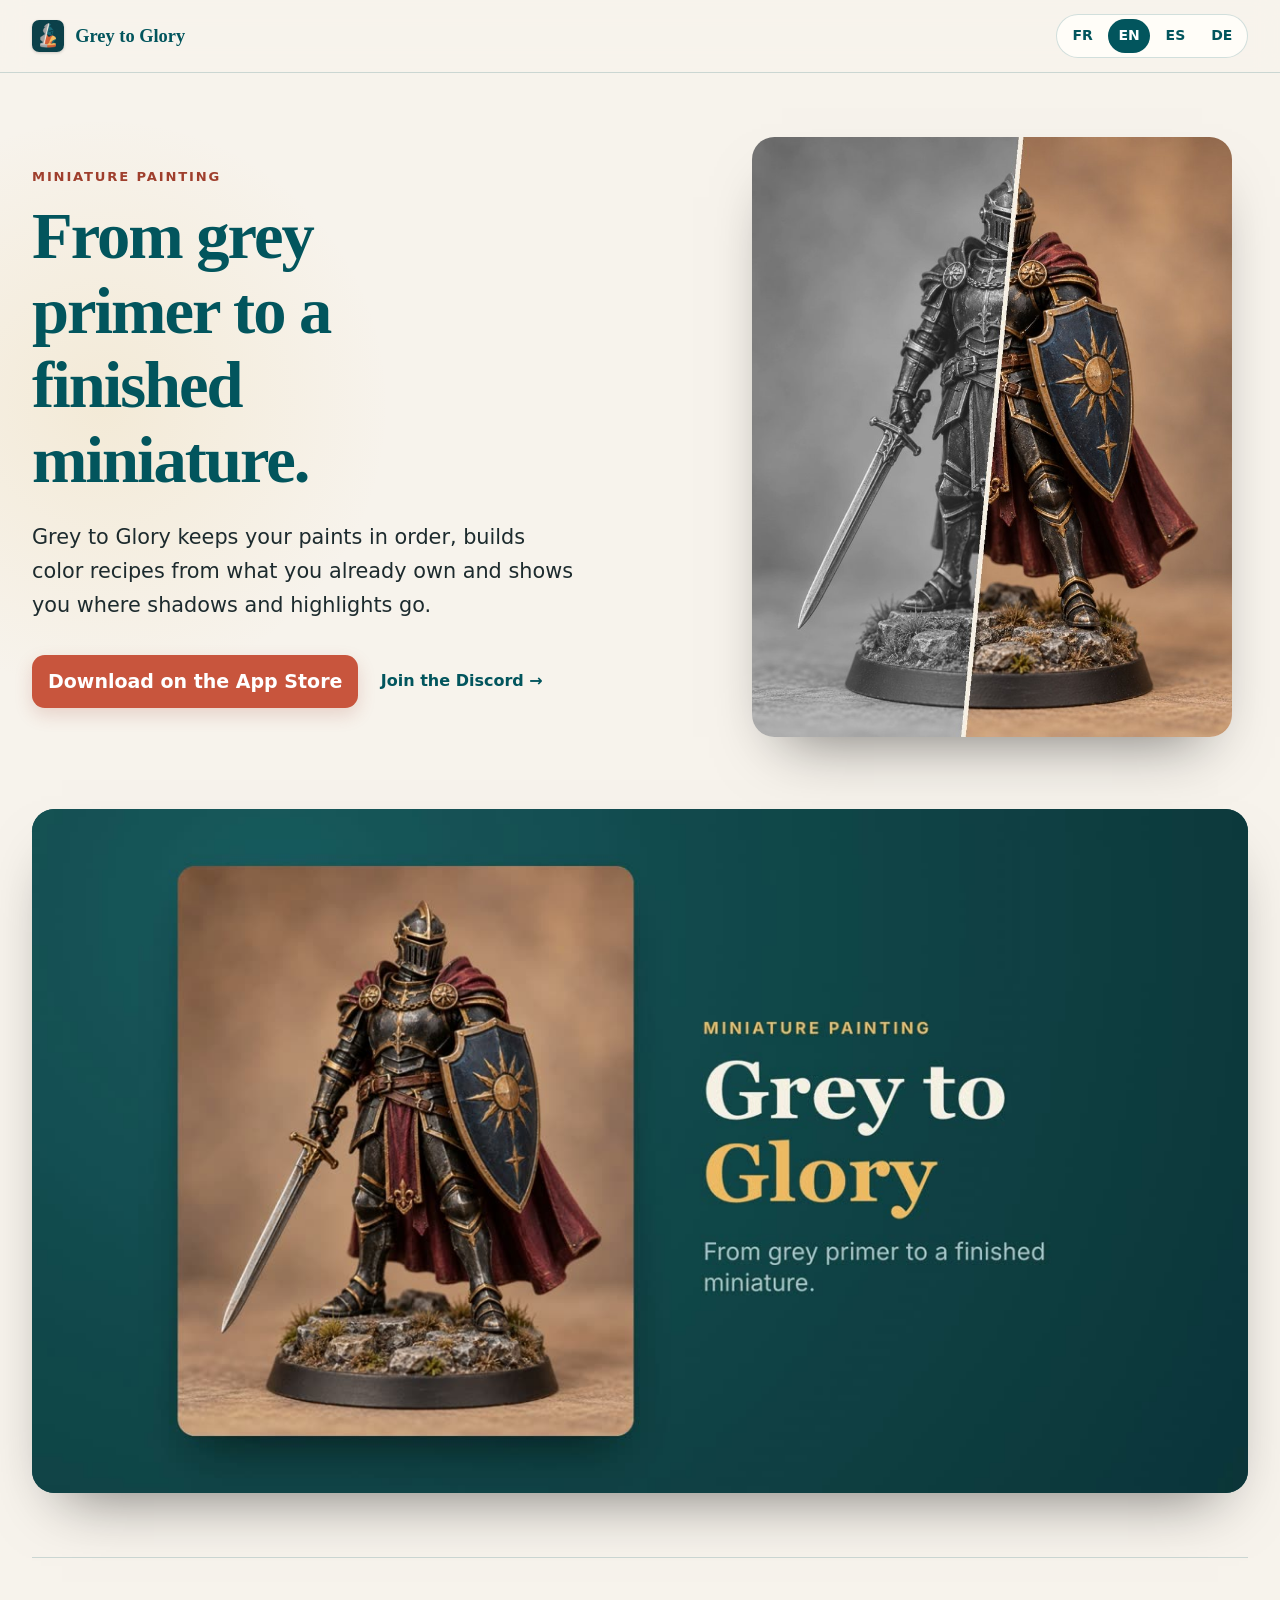
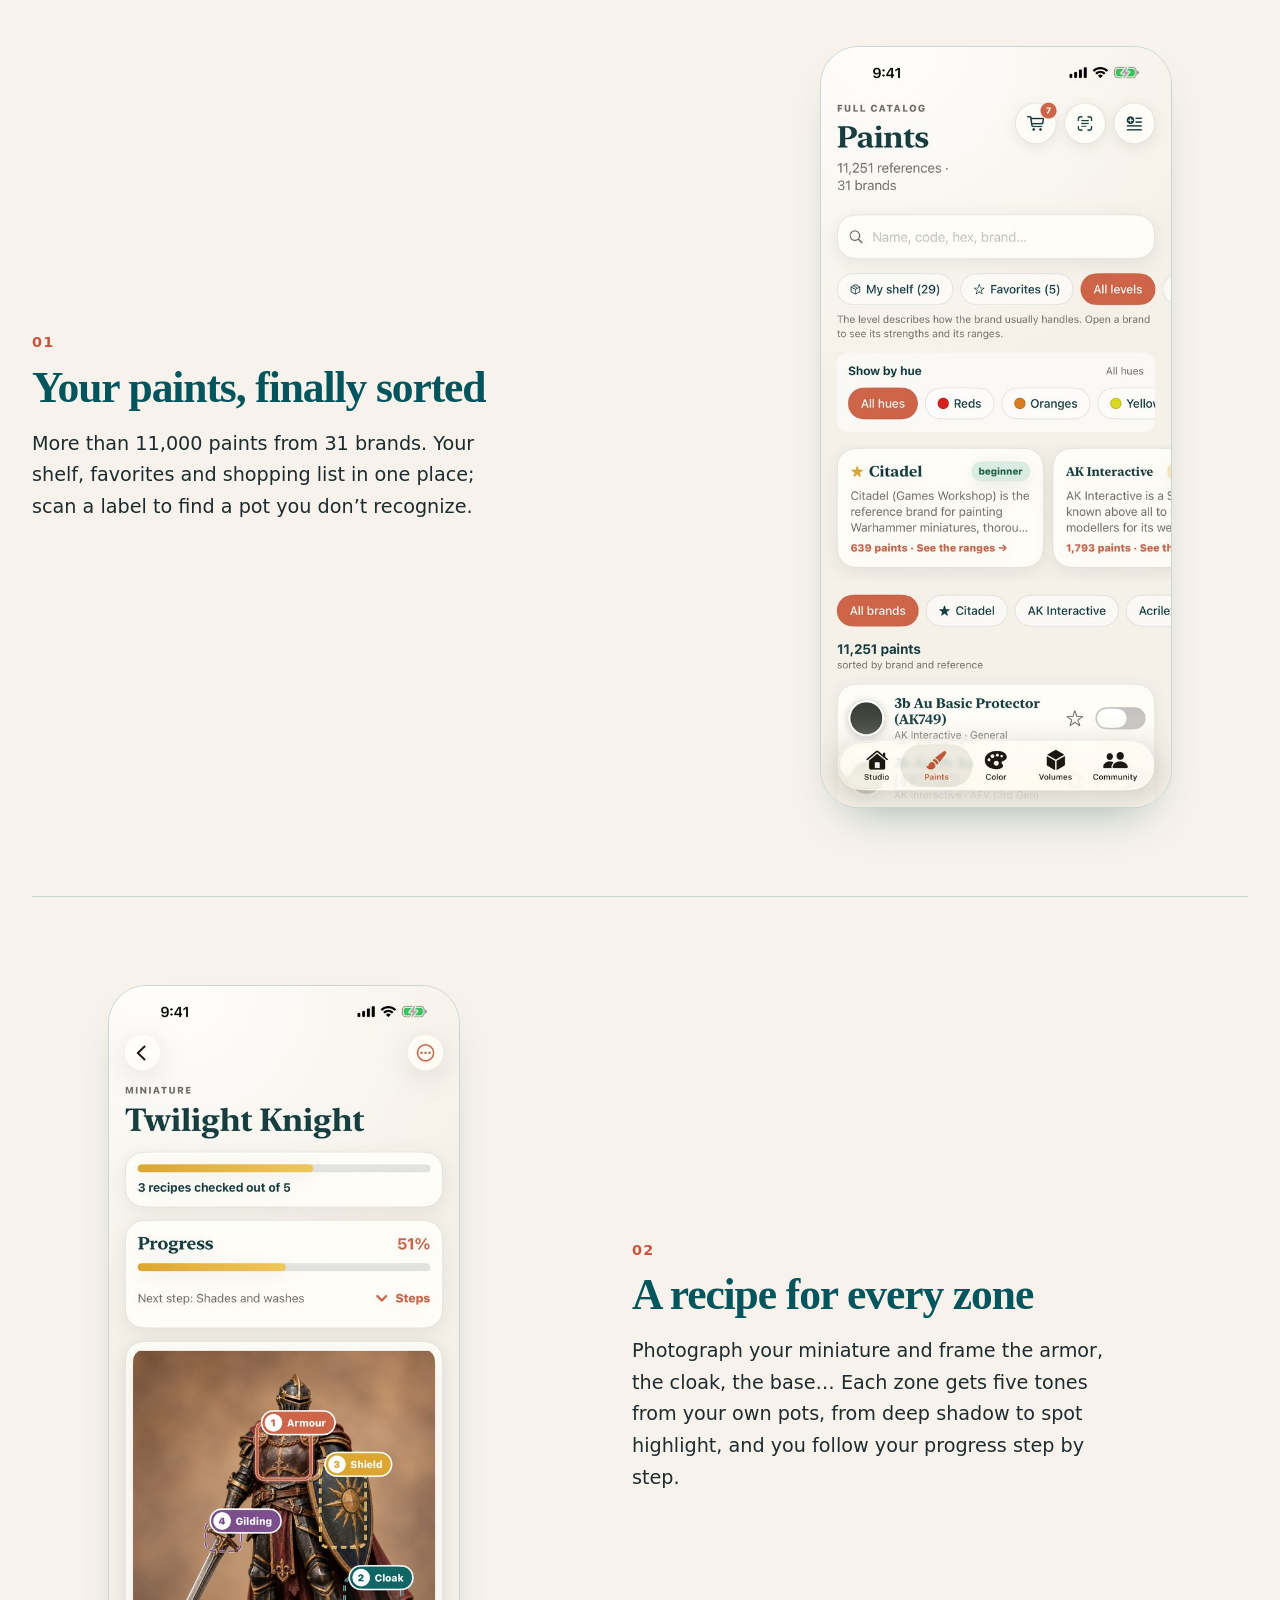
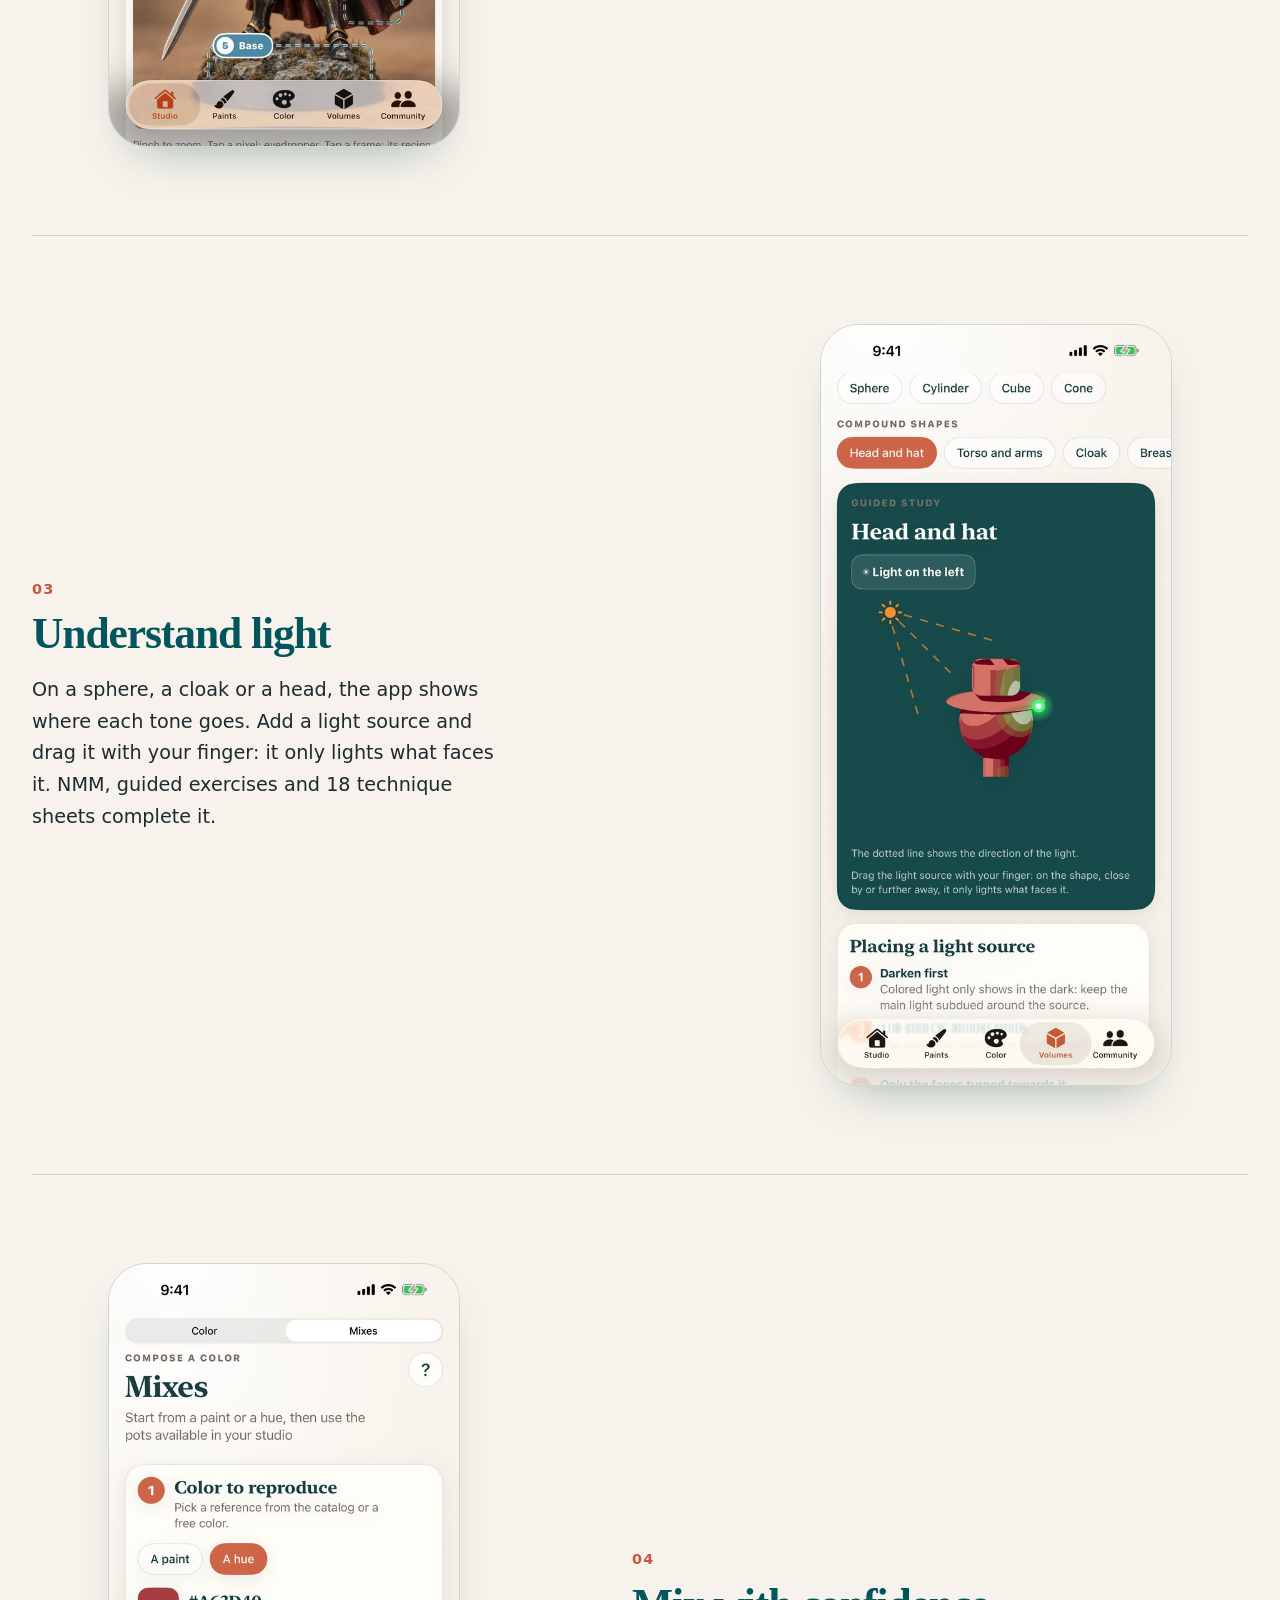
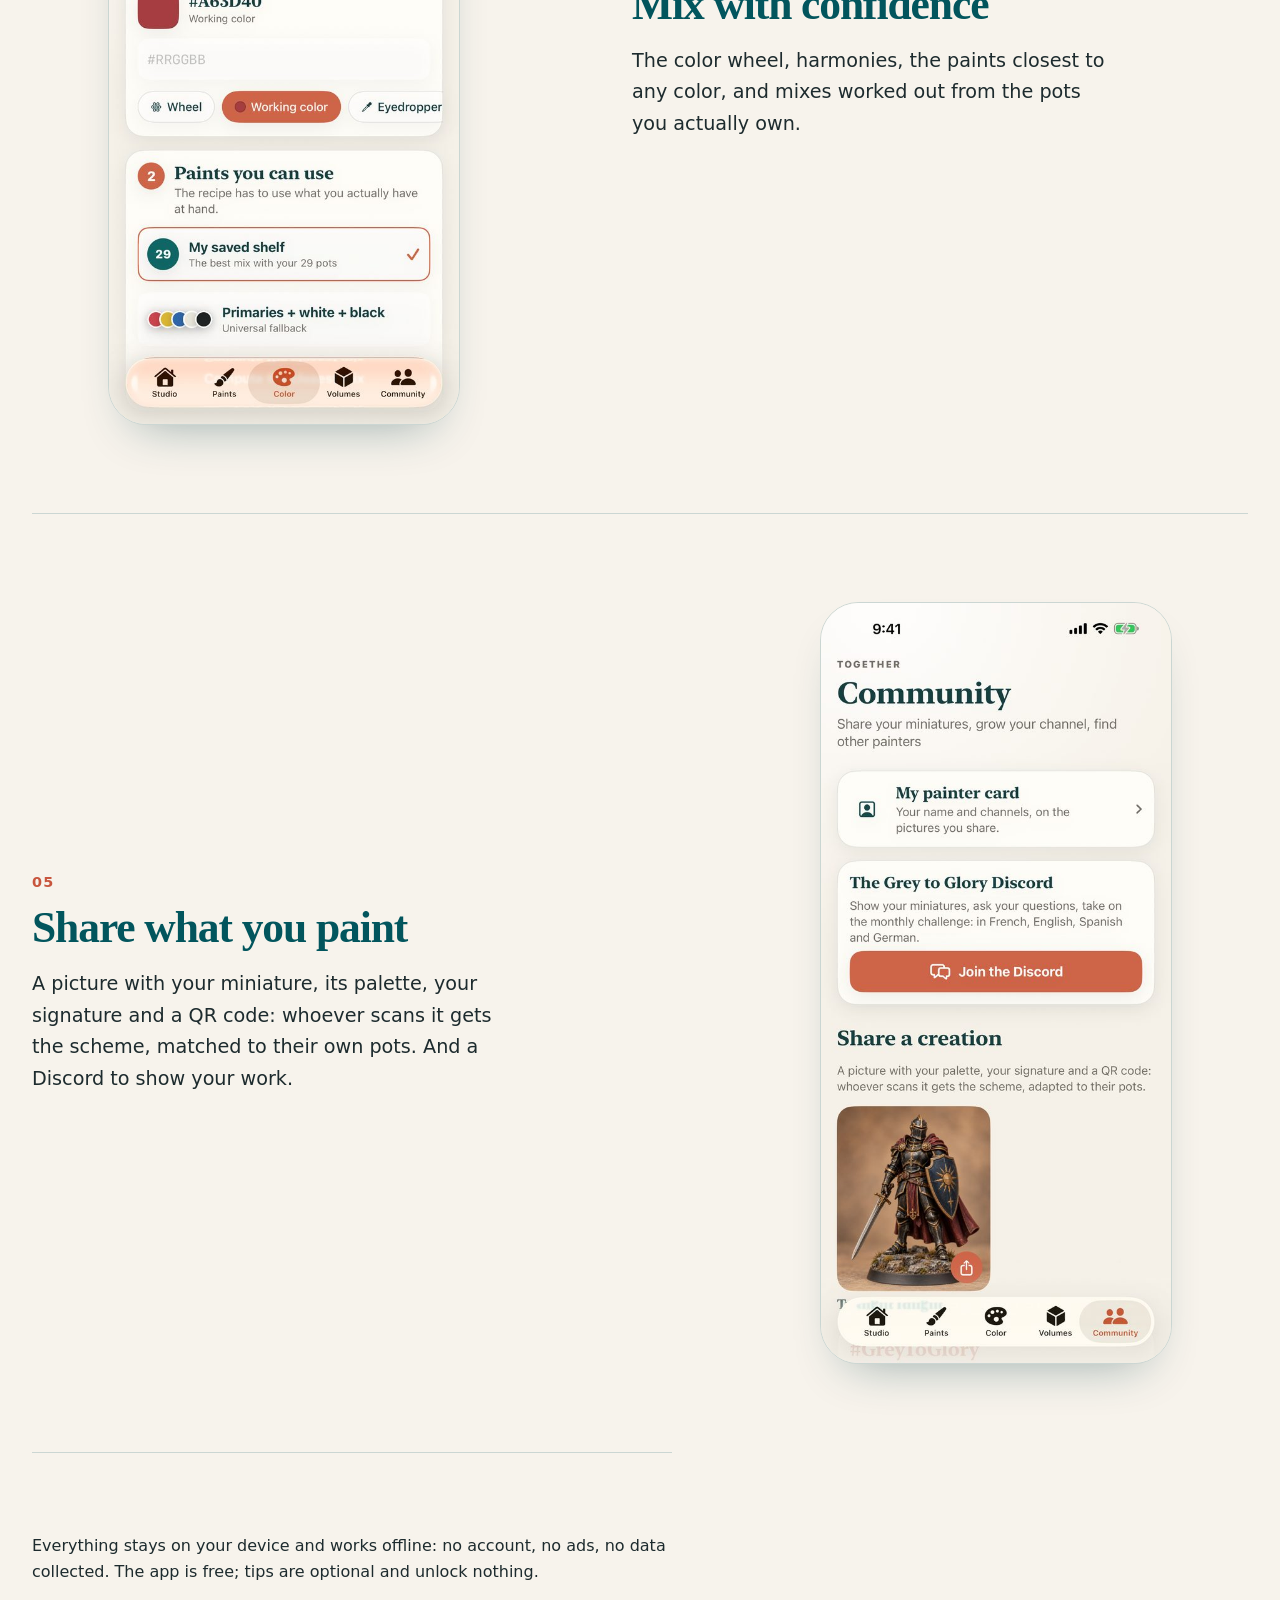
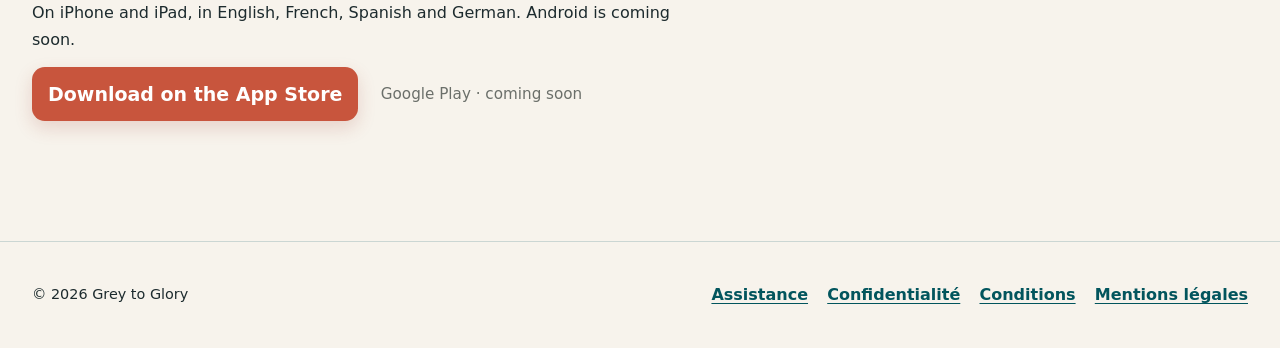
<file: index.html>
<!doctype html>
<html lang="fr">
<head>
  <meta charset="utf-8"><meta name="viewport" content="width=device-width, initial-scale=1">
  <meta name="description" content="Grey to Glory, l’atelier de poche gratuit et hors ligne des peintres de figurines.">
  <meta name="theme-color" content="#0C414A">
  <link rel="icon" type="image/png" href="logo.png"><link rel="apple-touch-icon" href="apple-touch-icon.png">
  <link rel="stylesheet" href="style.css"><title>Grey to Glory — l’atelier de poche des peintres de figurines</title>
  <script>if(!location.hash){const l=(navigator.language||'fr').slice(0,2);if(['en','es','de'].includes(l))history.replaceState(null,'','#'+l)}</script>
</head>
<body class="home">
  <header class="site-header"><div class="header-inner"><a class="brand" href="index.html"><img class="brand-mark brand-icon" src="logo.png" width="32" height="32" alt="">Grey to Glory</a><nav class="language-nav" aria-label="Langue / Language / Idioma / Sprache"><a href="#fr" lang="fr">FR</a><a href="#en" lang="en">EN</a><a href="#es" lang="es">ES</a><a href="#de" lang="de">DE</a></nav></div></header>
  <main class="page-shell">
    <article class="language-section" id="fr" lang="fr">
      <div class="hero">
        <div class="hero-text"><p class="eyebrow">Peinture de figurines</p><h1 class="title">Du gris de la sous-couche à la figurine finie.</h1><p class="lead">Grey to Glory range tes pots, te propose des recettes de couleurs avec ce que tu as déjà et t’aide à comprendre où poser ombres et lumières.</p>
          <p class="actions"><a class="button" href="https://apps.apple.com/app/id6813079347">Télécharger sur l’App Store</a><a class="text-link" href="https://discord.gg/gGhR5MUQxn">Rejoindre le Discord →</a></p></div>
        <img class="hero-photo" src="img/hero-knight.jpg" width="800" height="1000" alt="Une figurine de chevalier : moitié en sous-couche grise, moitié peinte">
      </div>
        <figure class="promo"><video autoplay muted loop playsinline preload="metadata" poster="video/fr-16x9.jpg" aria-label="Présentation de Grey to Glory en vidéo"><source media="(max-width: 47.99rem)" src="video/fr-9x16.mp4" type="video/mp4"><source src="video/fr-16x9.mp4" type="video/mp4"></video></figure>
        <section class="row"><div class="row-text"><p class="num">01</p><h2>Tes pots, enfin rangés</h2><p>Plus de 11 000 peintures de 31 marques. Ton stock, tes favoris et ta liste de courses au même endroit ; un pot inconnu se retrouve en scannant son étiquette.</p></div><img class="shot" src="img/fr-4-peintures.jpg" width="280" height="608" loading="lazy" alt="Capture d’écran : Tes pots, enfin rangés"></section>
        <section class="row"><div class="row-text"><p class="num">02</p><h2>Une recette par zone</h2><p>Prends ta figurine en photo et encadre l’armure, la cape, le socle… Chaque zone reçoit cinq tons tirés de tes pots, de l’ombre profonde au point de lumière, puis tu suis l’avancement étape par étape.</p></div><img class="shot" src="img/fr-2-figurine.jpg" width="280" height="608" loading="lazy" alt="Capture d’écran : Une recette par zone"></section>
        <section class="row"><div class="row-text"><p class="num">03</p><h2>Comprendre la lumière</h2><p>Sur une sphère, une cape ou une tête, l’app montre où va chaque ton. Ajoute une lumière source et déplace-la du doigt : elle n’éclaire que ce qui lui fait face. Le NMM, des exercices guidés et 18 fiches techniques complètent.</p></div><img class="shot" src="img/fr-6-volumes.jpg" width="280" height="608" loading="lazy" alt="Capture d’écran : Comprendre la lumière"></section>
        <section class="row"><div class="row-text"><p class="num">04</p><h2>Mélanger juste</h2><p>La roue chromatique, les harmonies, les peintures les plus proches d’une couleur, et des mélanges calculés avec les pots que tu possèdes vraiment.</p></div><img class="shot" src="img/fr-7-melanges.jpg" width="280" height="608" loading="lazy" alt="Capture d’écran : Mélanger juste"></section>
        <section class="row"><div class="row-text"><p class="num">05</p><h2>Partager ce que tu peins</h2><p>Une image avec ta figurine, sa palette, ta signature et un QR code : qui le scanne récupère le schéma, adapté à ses propres pots. Et un Discord pour montrer ton travail.</p></div><img class="shot" src="img/fr-8-communaute.jpg" width="280" height="608" loading="lazy" alt="Capture d’écran : Partager ce que tu peins"></section>
      <footer class="closing"><p>Tout reste sur ton appareil et fonctionne hors ligne : pas de compte, pas de publicité, aucune donnée collectée. L’app est gratuite ; les pourboires sont facultatifs et ne débloquent rien.</p><p>Sur iPhone et iPad, en français, anglais, espagnol et allemand. Android arrive bientôt.</p><p class="actions"><a class="button" href="https://apps.apple.com/app/id6813079347">Télécharger sur l’App Store</a><span class="soon">Google Play · bientôt</span></p></footer>
    </article>
    <article class="language-section" id="en" lang="en">
      <div class="hero">
        <div class="hero-text"><p class="eyebrow">Miniature painting</p><h2 class="title">From grey primer to a finished miniature.</h2><p class="lead">Grey to Glory keeps your paints in order, builds color recipes from what you already own and shows you where shadows and highlights go.</p>
          <p class="actions"><a class="button" href="https://apps.apple.com/app/id6813079347">Download on the App Store</a><a class="text-link" href="https://discord.gg/gGhR5MUQxn">Join the Discord →</a></p></div>
        <img class="hero-photo" src="img/hero-knight.jpg" width="800" height="1000" alt="A knight miniature: half grey primer, half painted">
      </div>
        <figure class="promo"><video autoplay muted loop playsinline preload="metadata" poster="video/en-16x9.jpg" aria-label="Grey to Glory video tour"><source media="(max-width: 47.99rem)" src="video/en-9x16.mp4" type="video/mp4"><source src="video/en-16x9.mp4" type="video/mp4"></video></figure>
        <section class="row"><div class="row-text"><p class="num">01</p><h2>Your paints, finally sorted</h2><p>More than 11,000 paints from 31 brands. Your shelf, favorites and shopping list in one place; scan a label to find a pot you don’t recognize.</p></div><img class="shot" src="img/en-4-peintures.jpg" width="280" height="608" loading="lazy" alt="Screenshot: Your paints, finally sorted"></section>
        <section class="row"><div class="row-text"><p class="num">02</p><h2>A recipe for every zone</h2><p>Photograph your miniature and frame the armor, the cloak, the base… Each zone gets five tones from your own pots, from deep shadow to spot highlight, and you follow your progress step by step.</p></div><img class="shot" src="img/en-2-figurine.jpg" width="280" height="608" loading="lazy" alt="Screenshot: A recipe for every zone"></section>
        <section class="row"><div class="row-text"><p class="num">03</p><h2>Understand light</h2><p>On a sphere, a cloak or a head, the app shows where each tone goes. Add a light source and drag it with your finger: it only lights what faces it. NMM, guided exercises and 18 technique sheets complete it.</p></div><img class="shot" src="img/en-6-volumes.jpg" width="280" height="608" loading="lazy" alt="Screenshot: Understand light"></section>
        <section class="row"><div class="row-text"><p class="num">04</p><h2>Mix with confidence</h2><p>The color wheel, harmonies, the paints closest to any color, and mixes worked out from the pots you actually own.</p></div><img class="shot" src="img/en-7-melanges.jpg" width="280" height="608" loading="lazy" alt="Screenshot: Mix with confidence"></section>
        <section class="row"><div class="row-text"><p class="num">05</p><h2>Share what you paint</h2><p>A picture with your miniature, its palette, your signature and a QR code: whoever scans it gets the scheme, matched to their own pots. And a Discord to show your work.</p></div><img class="shot" src="img/en-8-communaute.jpg" width="280" height="608" loading="lazy" alt="Screenshot: Share what you paint"></section>
      <footer class="closing"><p>Everything stays on your device and works offline: no account, no ads, no data collected. The app is free; tips are optional and unlock nothing.</p><p>On iPhone and iPad, in English, French, Spanish and German. Android is coming soon.</p><p class="actions"><a class="button" href="https://apps.apple.com/app/id6813079347">Download on the App Store</a><span class="soon">Google Play · coming soon</span></p></footer>
    </article>
    <article class="language-section" id="es" lang="es">
      <div class="hero">
        <div class="hero-text"><p class="eyebrow">Pintura de miniaturas</p><h2 class="title">De la imprimación gris a la miniatura terminada.</h2><p class="lead">Grey to Glory ordena tus botes, te propone recetas de color con lo que ya tienes y te ayuda a entender dónde van las sombras y las luces.</p>
          <p class="actions"><a class="button" href="https://apps.apple.com/app/id6813079347">Descargar en el App Store</a><a class="text-link" href="https://discord.gg/gGhR5MUQxn">Unirse al Discord →</a></p></div>
        <img class="hero-photo" src="img/hero-knight.jpg" width="800" height="1000" alt="Una miniatura de caballero: mitad imprimación gris, mitad pintada">
      </div>
        <figure class="promo"><video autoplay muted loop playsinline preload="metadata" poster="video/es-16x9.jpg" aria-label="Presentación de Grey to Glory en vídeo"><source media="(max-width: 47.99rem)" src="video/es-9x16.mp4" type="video/mp4"><source src="video/es-16x9.mp4" type="video/mp4"></video></figure>
        <section class="row"><div class="row-text"><p class="num">01</p><h2>Tus botes, por fin ordenados</h2><p>Más de 11 000 pinturas de 31 marcas. Tu inventario, tus favoritos y tu lista de la compra en un solo lugar; un bote desconocido se encuentra escaneando su etiqueta.</p></div><img class="shot" src="img/es-4-peintures.jpg" width="280" height="608" loading="lazy" alt="Captura de pantalla: Tus botes, por fin ordenados"></section>
        <section class="row"><div class="row-text"><p class="num">02</p><h2>Una receta para cada zona</h2><p>Fotografía tu miniatura y enmarca la armadura, la capa, la peana… Cada zona recibe cinco tonos de tus botes, de la sombra profunda al punto de luz, y sigues el avance paso a paso.</p></div><img class="shot" src="img/es-2-figurine.jpg" width="280" height="608" loading="lazy" alt="Captura de pantalla: Una receta para cada zona"></section>
        <section class="row"><div class="row-text"><p class="num">03</p><h2>Entender la luz</h2><p>En una esfera, una capa o una cabeza, la app muestra dónde va cada tono. Añade una luz de fuente y muévela con el dedo: solo ilumina lo que tiene enfrente. NMM, ejercicios guiados y 18 fichas técnicas lo completan.</p></div><img class="shot" src="img/es-6-volumes.jpg" width="280" height="608" loading="lazy" alt="Captura de pantalla: Entender la luz"></section>
        <section class="row"><div class="row-text"><p class="num">04</p><h2>Mezclar con acierto</h2><p>La rueda cromática, las armonías, las pinturas más cercanas a un color y mezclas calculadas con los botes que tienes de verdad.</p></div><img class="shot" src="img/es-7-melanges.jpg" width="280" height="608" loading="lazy" alt="Captura de pantalla: Mezclar con acierto"></section>
        <section class="row"><div class="row-text"><p class="num">05</p><h2>Comparte lo que pintas</h2><p>Una imagen con tu miniatura, su paleta, tu firma y un código QR: quien lo escanea recibe el esquema, adaptado a sus propios botes. Y un Discord para enseñar tu trabajo.</p></div><img class="shot" src="img/es-8-communaute.jpg" width="280" height="608" loading="lazy" alt="Captura de pantalla: Comparte lo que pintas"></section>
      <footer class="closing"><p>Todo se queda en tu dispositivo y funciona sin conexión: sin cuenta, sin publicidad, sin recogida de datos. La app es gratuita; las propinas son opcionales y no desbloquean nada.</p><p>En iPhone y iPad, en español, inglés, francés y alemán. Android llegará pronto.</p><p class="actions"><a class="button" href="https://apps.apple.com/app/id6813079347">Descargar en el App Store</a><span class="soon">Google Play · próximamente</span></p></footer>
    </article>
    <article class="language-section" id="de" lang="de">
      <div class="hero">
        <div class="hero-text"><p class="eyebrow">Miniaturen bemalen</p><h2 class="title">Von grauer Grundierung zur fertigen Figur.</h2><p class="lead">Grey to Glory ordnet deine Farbtöpfe, schlägt Farbrezepte aus dem vor, was du schon hast, und zeigt dir, wohin Schatten und Lichter gehören.</p>
          <p class="actions"><a class="button" href="https://apps.apple.com/app/id6813079347">Im App Store laden</a><a class="text-link" href="https://discord.gg/gGhR5MUQxn">Dem Discord beitreten →</a></p></div>
        <img class="hero-photo" src="img/hero-knight.jpg" width="800" height="1000" alt="Eine Ritterfigur: halb graue Grundierung, halb bemalt">
      </div>
        <figure class="promo"><video autoplay muted loop playsinline preload="metadata" poster="video/de-16x9.jpg" aria-label="Grey to Glory im Video"><source media="(max-width: 47.99rem)" src="video/de-9x16.mp4" type="video/mp4"><source src="video/de-16x9.mp4" type="video/mp4"></video></figure>
        <section class="row"><div class="row-text"><p class="num">01</p><h2>Deine Farben, endlich sortiert</h2><p>Über 11 000 Farben von 31 Marken. Bestand, Favoriten und Einkaufsliste an einem Ort; einen unbekannten Topf findest du, indem du sein Etikett scannst.</p></div><img class="shot" src="img/de-4-peintures.jpg" width="280" height="608" loading="lazy" alt="Bildschirmfoto: Deine Farben, endlich sortiert"></section>
        <section class="row"><div class="row-text"><p class="num">02</p><h2>Ein Rezept für jede Zone</h2><p>Fotografiere deine Figur und rahme Rüstung, Umhang, Base … ein. Jede Zone bekommt fünf Töne aus deinen Töpfen, vom Tiefschatten bis zum Glanzlicht, und du verfolgst den Fortschritt Schritt für Schritt.</p></div><img class="shot" src="img/de-2-figurine.jpg" width="280" height="608" loading="lazy" alt="Bildschirmfoto: Ein Rezept für jede Zone"></section>
        <section class="row"><div class="row-text"><p class="num">03</p><h2>Licht verstehen</h2><p>Auf Kugel, Umhang oder Kopf zeigt die App, wohin jeder Ton gehört. Setze eine Lichtquelle und verschiebe sie mit dem Finger: Sie beleuchtet nur, was ihr zugewandt ist. NMM, geführte Übungen und 18 Technik-Karten runden das ab.</p></div><img class="shot" src="img/de-6-volumes.jpg" width="280" height="608" loading="lazy" alt="Bildschirmfoto: Licht verstehen"></section>
        <section class="row"><div class="row-text"><p class="num">04</p><h2>Richtig mischen</h2><p>Farbkreis, Harmonien, die nächstliegenden Farben zu jedem Ton und Mischungen aus den Töpfen, die du wirklich besitzt.</p></div><img class="shot" src="img/de-7-melanges.jpg" width="280" height="608" loading="lazy" alt="Bildschirmfoto: Richtig mischen"></section>
        <section class="row"><div class="row-text"><p class="num">05</p><h2>Teile, was du malst</h2><p>Ein Bild mit deiner Figur, ihrer Palette, deiner Signatur und einem QR-Code: Wer ihn scannt, bekommt das Farbschema, angepasst an seine eigenen Töpfe. Und ein Discord, um deine Arbeit zu zeigen.</p></div><img class="shot" src="img/de-8-communaute.jpg" width="280" height="608" loading="lazy" alt="Bildschirmfoto: Teile, was du malst"></section>
      <footer class="closing"><p>Alles bleibt auf deinem Gerät und funktioniert offline: kein Konto, keine Werbung, keine Datenerfassung. Die App ist kostenlos; Trinkgelder sind freiwillig und schalten nichts frei.</p><p>Für iPhone und iPad, auf Deutsch, Englisch, Französisch und Spanisch. Android folgt bald.</p><p class="actions"><a class="button" href="https://apps.apple.com/app/id6813079347">Im App Store laden</a><span class="soon">Google Play · demnächst</span></p></footer>
    </article>
  </main>
  <footer class="site-footer"><div class="site-footer-inner"><p>© 2026 Grey to Glory</p><nav class="footer-nav" aria-label="Pied de page"><a href="support.html">Assistance</a><a href="privacy.html">Confidentialité</a><a href="terms.html">Conditions</a><a href="legal.html">Mentions légales</a></nav></div></footer>
</body></html>
</file>
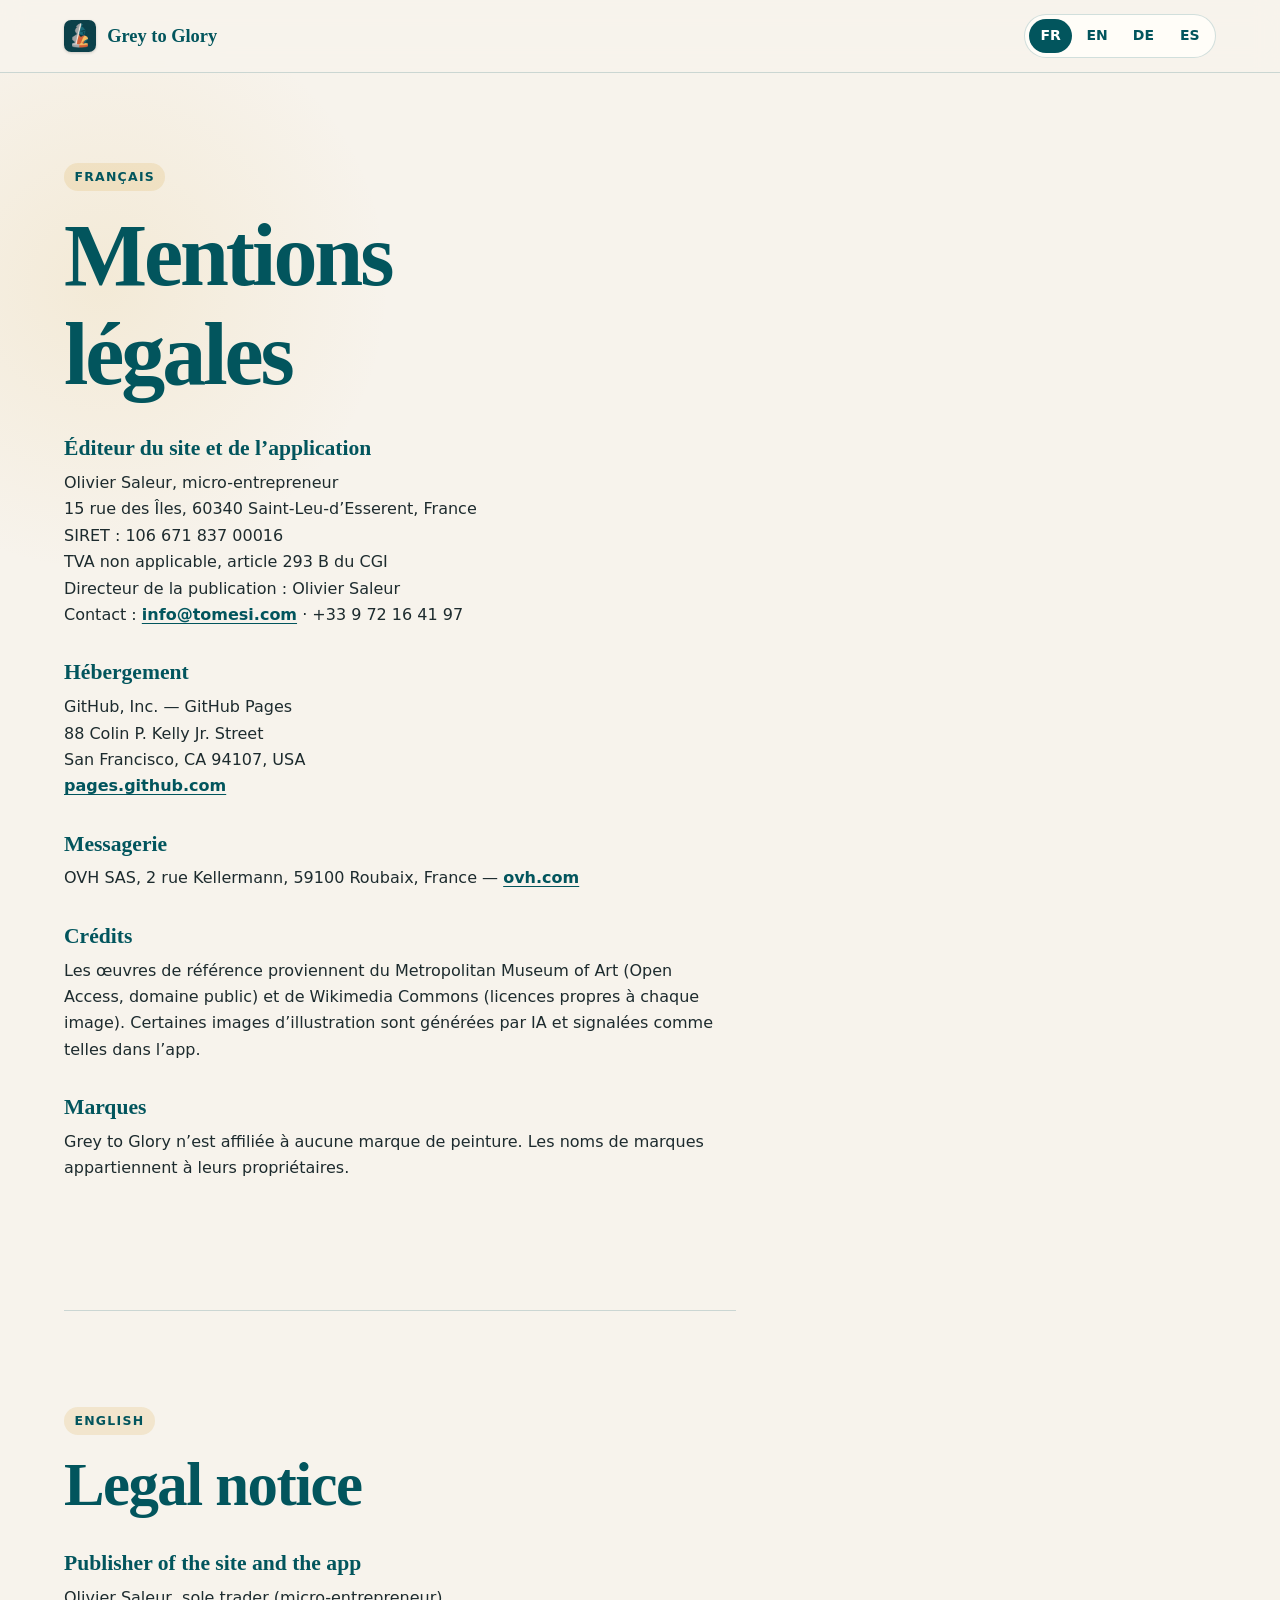
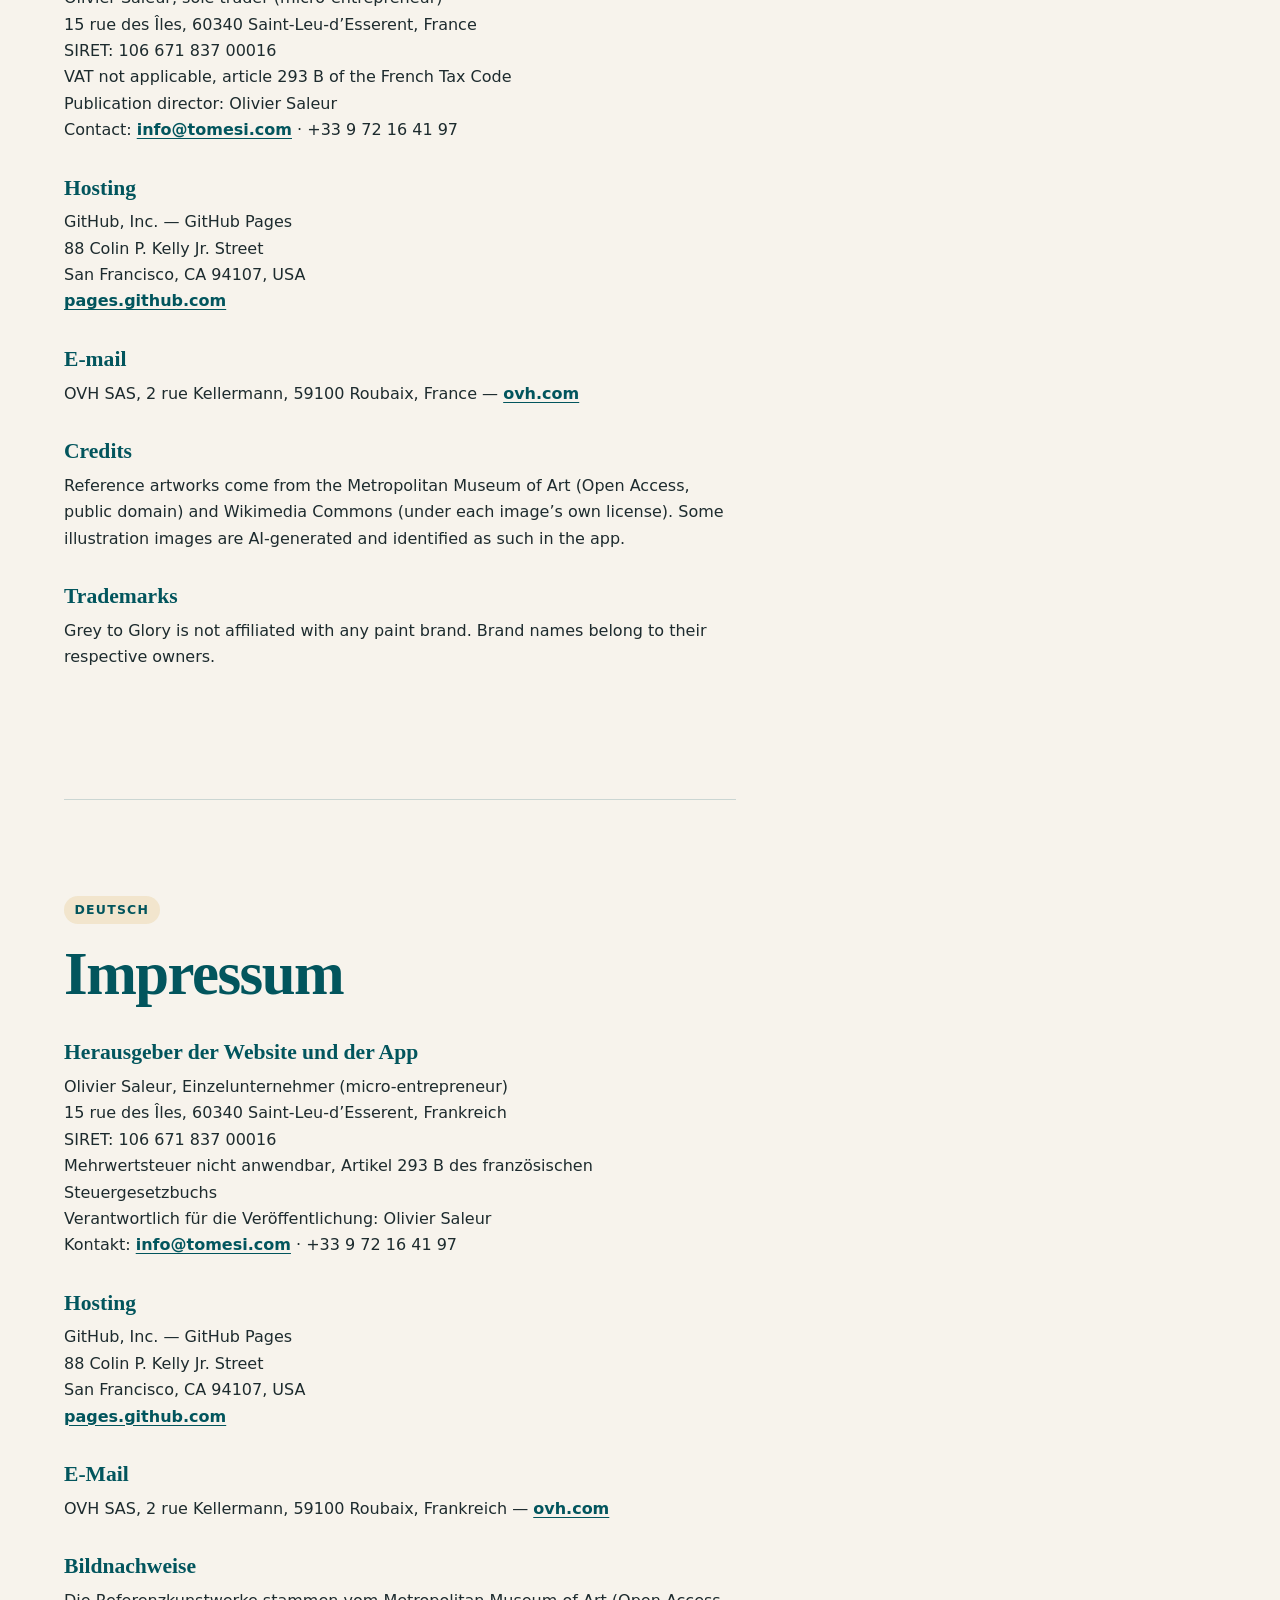
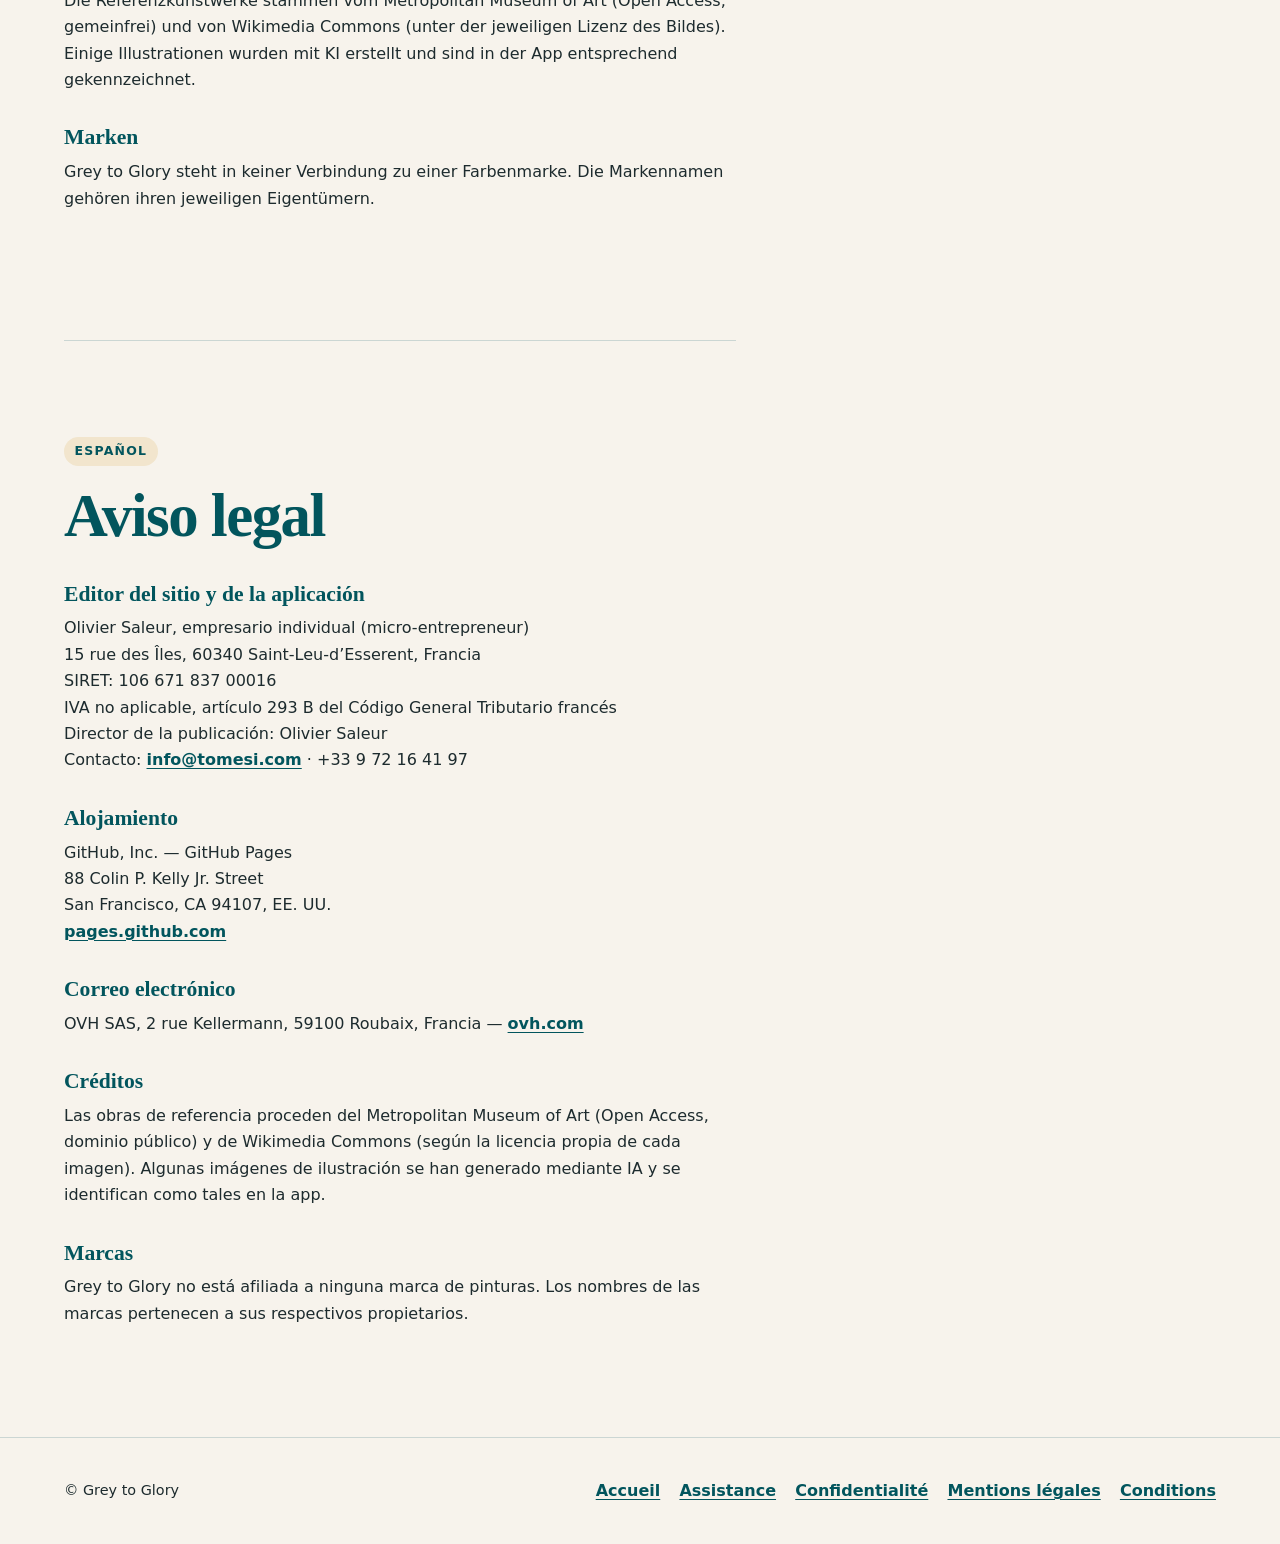
<file: legal.html>
<!doctype html>
<html lang="fr">
<head>
  <meta charset="utf-8"><meta name="viewport" content="width=device-width, initial-scale=1">
  <meta name="description" content="Mentions légales et crédits de Grey to Glory.">
  <meta name="theme-color" content="#02555D" media="(prefers-color-scheme: light)"><meta name="theme-color" content="#142022" media="(prefers-color-scheme: dark)">
  <link rel="icon" type="image/png" href="logo.png"><link rel="apple-touch-icon" href="apple-touch-icon.png">
  <link rel="stylesheet" href="style.css"><title>Mentions légales — Grey to Glory</title>
</head>
<body>
  <header class="site-header"><div class="header-inner"><a class="brand" href="index.html"><img class="brand-mark brand-icon" src="logo.png" width="32" height="32" alt="">Grey to Glory</a><nav class="language-nav" aria-label="Choisir la langue / Choose language / Sprache wählen / Elegir idioma"><a href="#fr" lang="fr">FR</a><a href="#en" lang="en">EN</a><a href="#de" lang="de">DE</a><a href="#es" lang="es">ES</a></nav></div></header>
  <main class="page-shell">
    <section class="language-section prose-section" id="fr" aria-labelledby="legal-title"><span class="language-label">Français</span><h1 id="legal-title">Mentions légales</h1>
      <h3>Éditeur du site et de l’application</h3><p>Olivier Saleur, micro-entrepreneur<br>15 rue des Îles, 60340 Saint-Leu-d’Esserent, France<br>SIRET : 106 671 837 00016<br>TVA non applicable, article 293 B du CGI<br>Directeur de la publication : Olivier Saleur<br>Contact : <a href="mailto:info@tomesi.com">info@tomesi.com</a> · +33 9 72 16 41 97</p>
      <h3>Hébergement</h3><p>GitHub, Inc. — GitHub Pages<br>88 Colin P. Kelly Jr. Street<br>San Francisco, CA 94107, USA<br><a href="https://pages.github.com">pages.github.com</a></p>
      <h3>Messagerie</h3><p>OVH SAS, 2 rue Kellermann, 59100 Roubaix, France — <a href="https://www.ovh.com">ovh.com</a></p>
      <h3>Crédits</h3><p>Les œuvres de référence proviennent du Metropolitan Museum of Art (Open Access, domaine public) et de Wikimedia Commons (licences propres à chaque image). Certaines images d’illustration sont générées par IA et signalées comme telles dans l’app.</p>
      <h3>Marques</h3><p>Grey to Glory n’est affiliée à aucune marque de peinture. Les noms de marques appartiennent à leurs propriétaires.</p>
    </section>
    <section class="language-section prose-section" id="en" lang="en" aria-labelledby="legal-en-title"><span class="language-label">English</span><h2 id="legal-en-title">Legal notice</h2>
      <h3>Publisher of the site and the app</h3><p>Olivier Saleur, sole trader (micro-entrepreneur)<br>15 rue des Îles, 60340 Saint-Leu-d’Esserent, France<br>SIRET: 106 671 837 00016<br>VAT not applicable, article 293 B of the French Tax Code<br>Publication director: Olivier Saleur<br>Contact: <a href="mailto:info@tomesi.com">info@tomesi.com</a> · +33 9 72 16 41 97</p>
      <h3>Hosting</h3><p>GitHub, Inc. — GitHub Pages<br>88 Colin P. Kelly Jr. Street<br>San Francisco, CA 94107, USA<br><a href="https://pages.github.com">pages.github.com</a></p>
      <h3>E-mail</h3><p>OVH SAS, 2 rue Kellermann, 59100 Roubaix, France — <a href="https://www.ovh.com">ovh.com</a></p>
      <h3>Credits</h3><p>Reference artworks come from the Metropolitan Museum of Art (Open Access, public domain) and Wikimedia Commons (under each image’s own license). Some illustration images are AI-generated and identified as such in the app.</p>
      <h3>Trademarks</h3><p>Grey to Glory is not affiliated with any paint brand. Brand names belong to their respective owners.</p>
    </section>
    <section class="language-section prose-section" id="de" lang="de" aria-labelledby="legal-de-title"><span class="language-label">Deutsch</span><h2 id="legal-de-title">Impressum</h2>
      <h3>Herausgeber der Website und der App</h3><p>Olivier Saleur, Einzelunternehmer (micro-entrepreneur)<br>15 rue des Îles, 60340 Saint-Leu-d’Esserent, Frankreich<br>SIRET: 106 671 837 00016<br>Mehrwertsteuer nicht anwendbar, Artikel 293 B des französischen Steuergesetzbuchs<br>Verantwortlich für die Veröffentlichung: Olivier Saleur<br>Kontakt: <a href="mailto:info@tomesi.com">info@tomesi.com</a> · +33 9 72 16 41 97</p>
      <h3>Hosting</h3><p>GitHub, Inc. — GitHub Pages<br>88 Colin P. Kelly Jr. Street<br>San Francisco, CA 94107, USA<br><a href="https://pages.github.com">pages.github.com</a></p>
      <h3>E-Mail</h3><p>OVH SAS, 2 rue Kellermann, 59100 Roubaix, Frankreich — <a href="https://www.ovh.com">ovh.com</a></p>
      <h3>Bildnachweise</h3><p>Die Referenzkunstwerke stammen vom Metropolitan Museum of Art (Open Access, gemeinfrei) und von Wikimedia Commons (unter der jeweiligen Lizenz des Bildes). Einige Illustrationen wurden mit KI erstellt und sind in der App entsprechend gekennzeichnet.</p>
      <h3>Marken</h3><p>Grey to Glory steht in keiner Verbindung zu einer Farbenmarke. Die Markennamen gehören ihren jeweiligen Eigentümern.</p>
    </section>
    <section class="language-section prose-section" id="es" lang="es" aria-labelledby="legal-es-title"><span class="language-label">Español</span><h2 id="legal-es-title">Aviso legal</h2>
      <h3>Editor del sitio y de la aplicación</h3><p>Olivier Saleur, empresario individual (micro-entrepreneur)<br>15 rue des Îles, 60340 Saint-Leu-d’Esserent, Francia<br>SIRET: 106 671 837 00016<br>IVA no aplicable, artículo 293 B del Código General Tributario francés<br>Director de la publicación: Olivier Saleur<br>Contacto: <a href="mailto:info@tomesi.com">info@tomesi.com</a> · +33 9 72 16 41 97</p>
      <h3>Alojamiento</h3><p>GitHub, Inc. — GitHub Pages<br>88 Colin P. Kelly Jr. Street<br>San Francisco, CA 94107, EE. UU.<br><a href="https://pages.github.com">pages.github.com</a></p>
      <h3>Correo electrónico</h3><p>OVH SAS, 2 rue Kellermann, 59100 Roubaix, Francia — <a href="https://www.ovh.com">ovh.com</a></p>
      <h3>Créditos</h3><p>Las obras de referencia proceden del Metropolitan Museum of Art (Open Access, dominio público) y de Wikimedia Commons (según la licencia propia de cada imagen). Algunas imágenes de ilustración se han generado mediante IA y se identifican como tales en la app.</p>
      <h3>Marcas</h3><p>Grey to Glory no está afiliada a ninguna marca de pinturas. Los nombres de las marcas pertenecen a sus respectivos propietarios.</p>
    </section>
  </main>
  <footer class="site-footer"><div class="site-footer-inner"><p>© Grey to Glory</p><nav class="footer-nav" aria-label="Pied de page"><a href="index.html">Accueil</a><a href="support.html">Assistance</a><a href="privacy.html">Confidentialité</a><a href="legal.html">Mentions légales</a><a href="terms.html">Conditions</a></nav></div></footer>
</body></html>
</file>
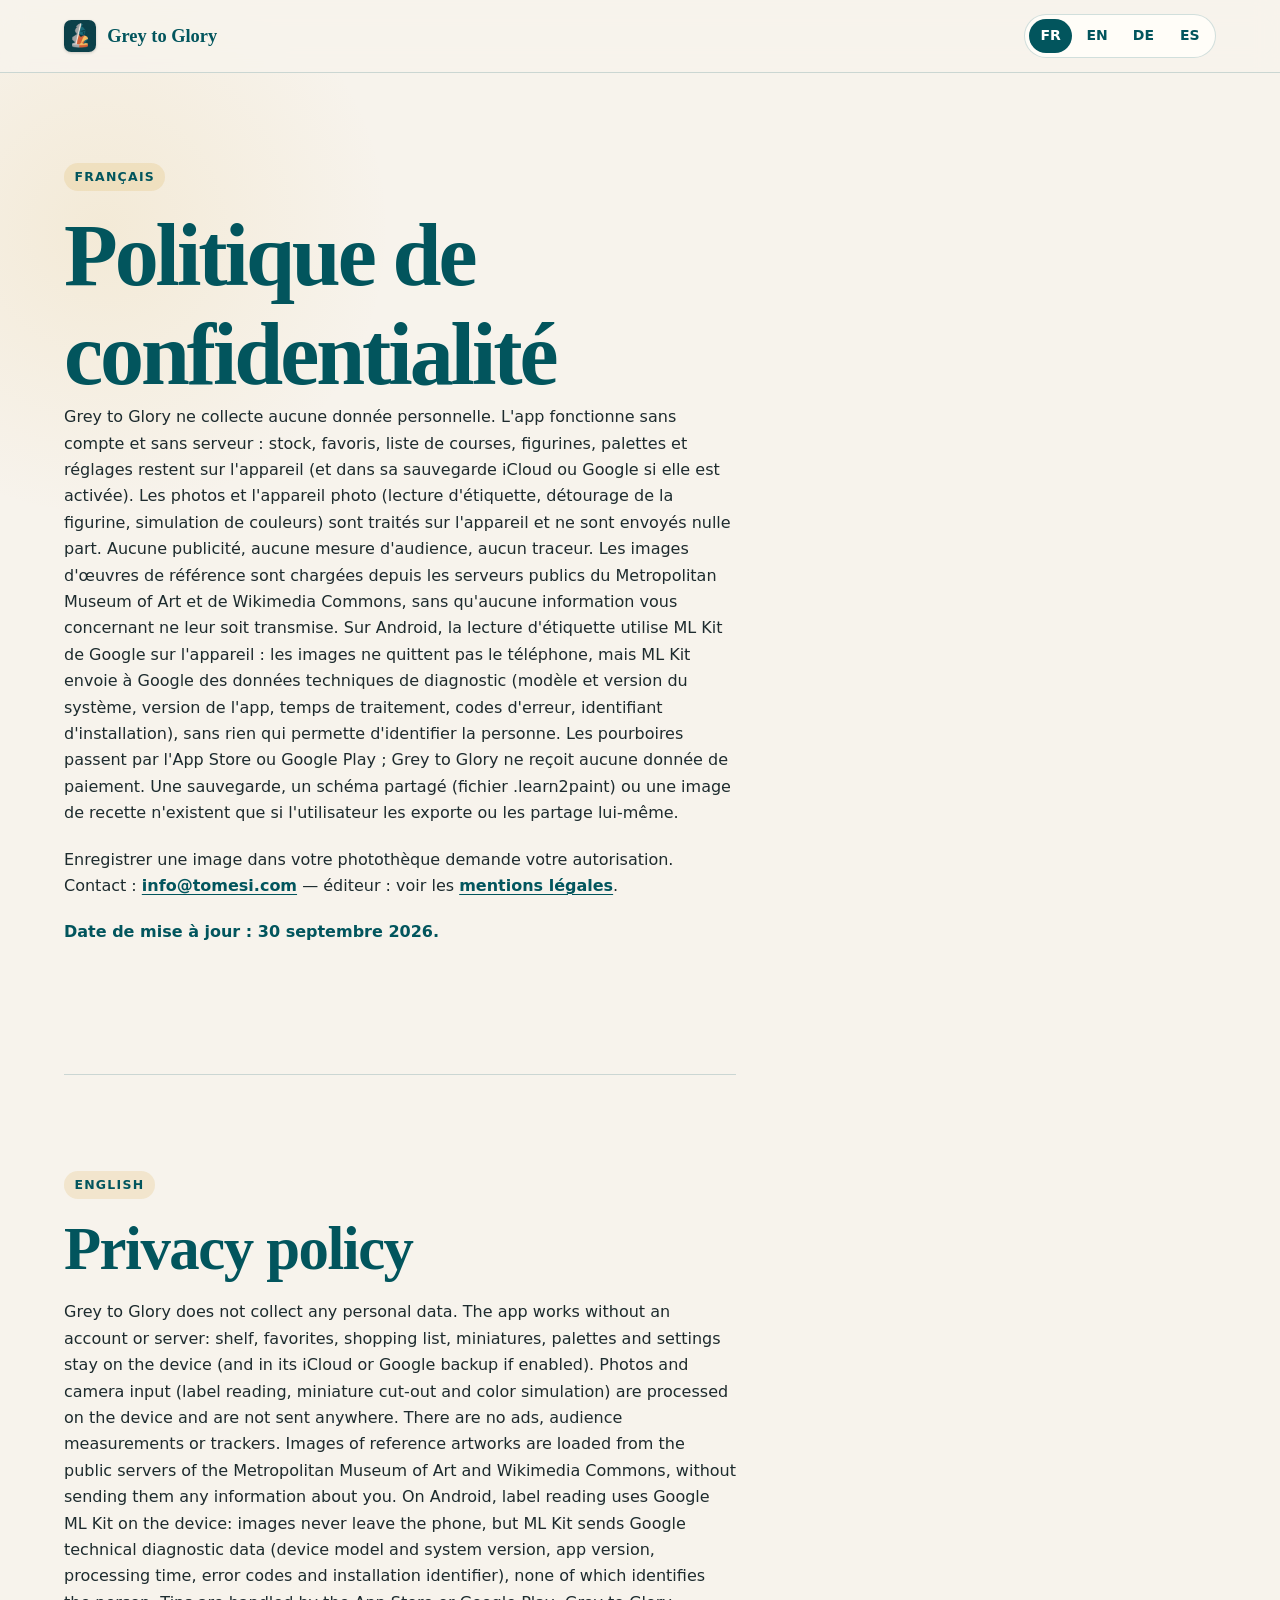
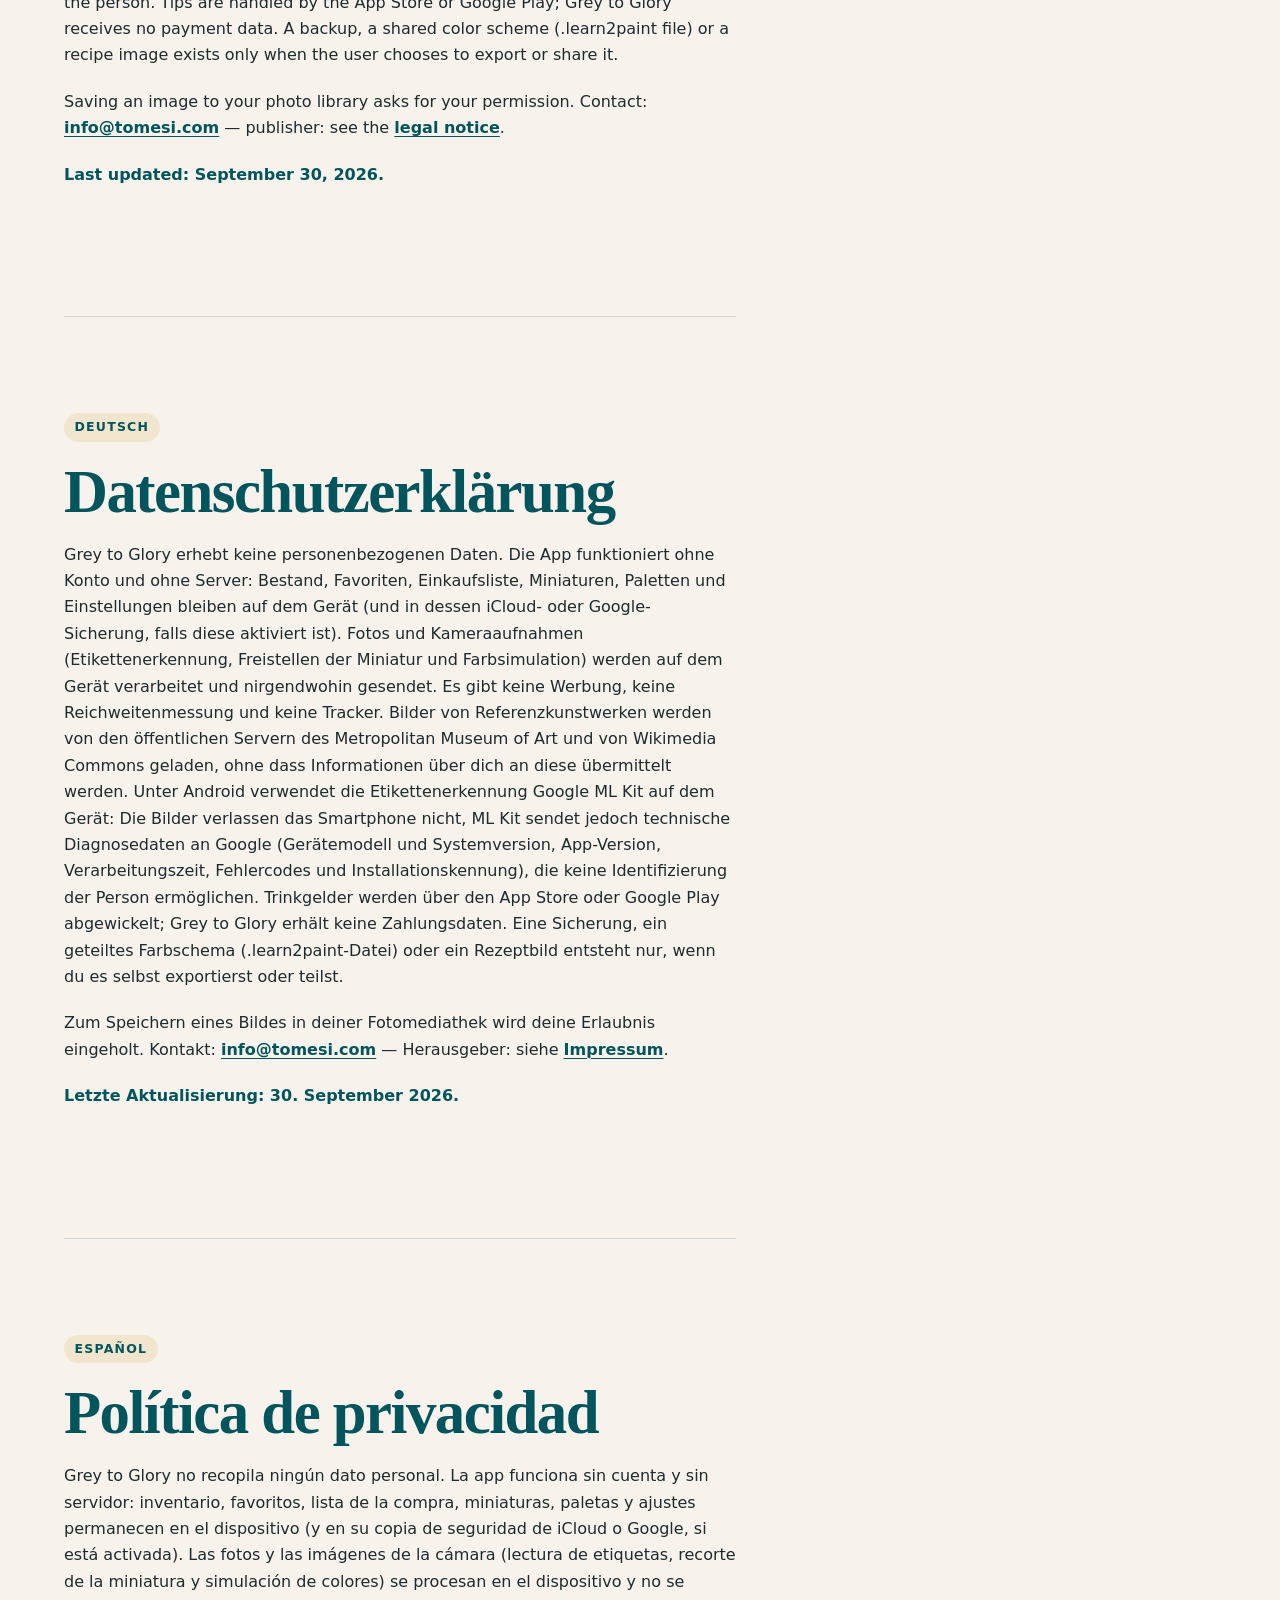
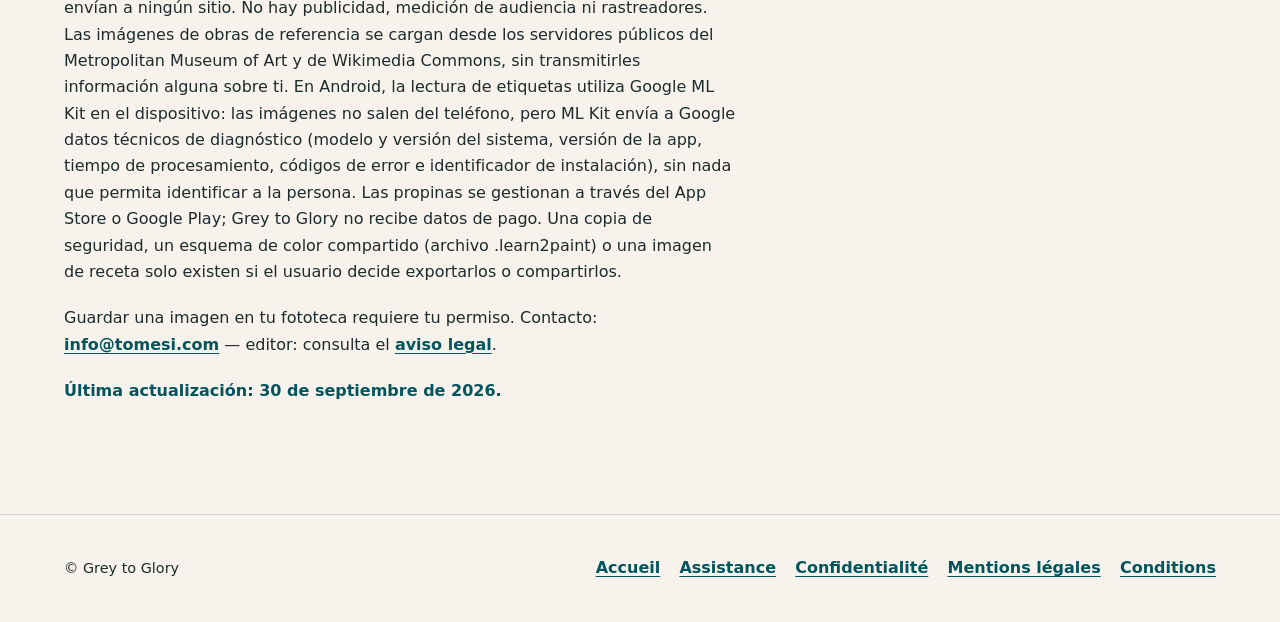
<file: privacy.html>
<!doctype html>
<html lang="fr">
<head>
  <meta charset="utf-8"><meta name="viewport" content="width=device-width, initial-scale=1">
  <meta name="description" content="Politique de confidentialité de Grey to Glory : aucune donnée personnelle collectée.">
  <meta name="theme-color" content="#02555D" media="(prefers-color-scheme: light)"><meta name="theme-color" content="#142022" media="(prefers-color-scheme: dark)">
  <link rel="icon" type="image/png" href="logo.png"><link rel="apple-touch-icon" href="apple-touch-icon.png">
  <link rel="stylesheet" href="style.css"><title>Politique de confidentialité — Grey to Glory</title>
</head>
<body>
  <header class="site-header"><div class="header-inner"><a class="brand" href="index.html"><img class="brand-mark brand-icon" src="logo.png" width="32" height="32" alt="">Grey to Glory</a><nav class="language-nav" aria-label="Choisir la langue / Choose language / Sprache wählen / Elegir idioma"><a href="#fr" lang="fr">FR</a><a href="#en" lang="en">EN</a><a href="#de" lang="de">DE</a><a href="#es" lang="es">ES</a></nav></div></header>
  <main class="page-shell">
    <section class="language-section prose-section" id="fr" aria-labelledby="privacy-title"><span class="language-label">Français</span><h1 id="privacy-title">Politique de confidentialité</h1><p>Grey to Glory ne collecte aucune donnée personnelle. L'app fonctionne sans compte et sans serveur : stock, favoris, liste de courses, figurines, palettes et réglages restent sur l'appareil (et dans sa sauvegarde iCloud ou Google si elle est activée). Les photos et l'appareil photo (lecture d'étiquette, détourage de la figurine, simulation de couleurs) sont traités sur l'appareil et ne sont envoyés nulle part. Aucune publicité, aucune mesure d'audience, aucun traceur. Les images d'œuvres de référence sont chargées depuis les serveurs publics du Metropolitan Museum of Art et de Wikimedia Commons, sans qu'aucune information vous concernant ne leur soit transmise. Sur Android, la lecture d'étiquette utilise ML Kit de Google sur l'appareil : les images ne quittent pas le téléphone, mais ML Kit envoie à Google des données techniques de diagnostic (modèle et version du système, version de l'app, temps de traitement, codes d'erreur, identifiant d'installation), sans rien qui permette d'identifier la personne. Les pourboires passent par l'App Store ou Google Play ; Grey to Glory ne reçoit aucune donnée de paiement. Une sauvegarde, un schéma partagé (fichier .learn2paint) ou une image de recette n'existent que si l'utilisateur les exporte ou les partage lui-même.</p><p>Enregistrer une image dans votre photothèque demande votre autorisation. Contact : <a href="mailto:info@tomesi.com?subject=Grey to Glory">info@tomesi.com</a> — éditeur : voir les <a href="legal.html">mentions légales</a>.</p><p class="updated">Date de mise à jour : 30 septembre 2026.</p></section>
    <section class="language-section prose-section" id="en" lang="en" aria-labelledby="privacy-en-title"><span class="language-label">English</span><h2 id="privacy-en-title">Privacy policy</h2><p>Grey to Glory does not collect any personal data. The app works without an account or server: shelf, favorites, shopping list, miniatures, palettes and settings stay on the device (and in its iCloud or Google backup if enabled). Photos and camera input (label reading, miniature cut-out and color simulation) are processed on the device and are not sent anywhere. There are no ads, audience measurements or trackers. Images of reference artworks are loaded from the public servers of the Metropolitan Museum of Art and Wikimedia Commons, without sending them any information about you. On Android, label reading uses Google ML Kit on the device: images never leave the phone, but ML Kit sends Google technical diagnostic data (device model and system version, app version, processing time, error codes and installation identifier), none of which identifies the person. Tips are handled by the App Store or Google Play; Grey to Glory receives no payment data. A backup, a shared color scheme (.learn2paint file) or a recipe image exists only when the user chooses to export or share it.</p><p>Saving an image to your photo library asks for your permission. Contact: <a href="mailto:info@tomesi.com?subject=Grey to Glory">info@tomesi.com</a> — publisher: see the <a href="legal.html">legal notice</a>.</p><p class="updated">Last updated: September 30, 2026.</p></section>
    <section class="language-section prose-section" id="de" lang="de" aria-labelledby="privacy-de-title"><span class="language-label">Deutsch</span><h2 id="privacy-de-title">Datenschutzerklärung</h2><p>Grey to Glory erhebt keine personenbezogenen Daten. Die App funktioniert ohne Konto und ohne Server: Bestand, Favoriten, Einkaufsliste, Miniaturen, Paletten und Einstellungen bleiben auf dem Gerät (und in dessen iCloud- oder Google-Sicherung, falls diese aktiviert ist). Fotos und Kameraaufnahmen (Etikettenerkennung, Freistellen der Miniatur und Farbsimulation) werden auf dem Gerät verarbeitet und nirgendwohin gesendet. Es gibt keine Werbung, keine Reichweitenmessung und keine Tracker. Bilder von Referenzkunstwerken werden von den öffentlichen Servern des Metropolitan Museum of Art und von Wikimedia Commons geladen, ohne dass Informationen über dich an diese übermittelt werden. Unter Android verwendet die Etikettenerkennung Google ML Kit auf dem Gerät: Die Bilder verlassen das Smartphone nicht, ML Kit sendet jedoch technische Diagnosedaten an Google (Gerätemodell und Systemversion, App-Version, Verarbeitungszeit, Fehlercodes und Installationskennung), die keine Identifizierung der Person ermöglichen. Trinkgelder werden über den App Store oder Google Play abgewickelt; Grey to Glory erhält keine Zahlungsdaten. Eine Sicherung, ein geteiltes Farbschema (.learn2paint-Datei) oder ein Rezeptbild entsteht nur, wenn du es selbst exportierst oder teilst.</p><p>Zum Speichern eines Bildes in deiner Fotomediathek wird deine Erlaubnis eingeholt. Kontakt: <a href="mailto:info@tomesi.com?subject=Grey to Glory">info@tomesi.com</a> — Herausgeber: siehe <a href="legal.html">Impressum</a>.</p><p class="updated">Letzte Aktualisierung: 30. September 2026.</p></section>
    <section class="language-section prose-section" id="es" lang="es" aria-labelledby="privacy-es-title"><span class="language-label">Español</span><h2 id="privacy-es-title">Política de privacidad</h2><p>Grey to Glory no recopila ningún dato personal. La app funciona sin cuenta y sin servidor: inventario, favoritos, lista de la compra, miniaturas, paletas y ajustes permanecen en el dispositivo (y en su copia de seguridad de iCloud o Google, si está activada). Las fotos y las imágenes de la cámara (lectura de etiquetas, recorte de la miniatura y simulación de colores) se procesan en el dispositivo y no se envían a ningún sitio. No hay publicidad, medición de audiencia ni rastreadores. Las imágenes de obras de referencia se cargan desde los servidores públicos del Metropolitan Museum of Art y de Wikimedia Commons, sin transmitirles información alguna sobre ti. En Android, la lectura de etiquetas utiliza Google ML Kit en el dispositivo: las imágenes no salen del teléfono, pero ML Kit envía a Google datos técnicos de diagnóstico (modelo y versión del sistema, versión de la app, tiempo de procesamiento, códigos de error e identificador de instalación), sin nada que permita identificar a la persona. Las propinas se gestionan a través del App Store o Google Play; Grey to Glory no recibe datos de pago. Una copia de seguridad, un esquema de color compartido (archivo .learn2paint) o una imagen de receta solo existen si el usuario decide exportarlos o compartirlos.</p><p>Guardar una imagen en tu fototeca requiere tu permiso. Contacto: <a href="mailto:info@tomesi.com?subject=Grey to Glory">info@tomesi.com</a> — editor: consulta el <a href="legal.html">aviso legal</a>.</p><p class="updated">Última actualización: 30 de septiembre de 2026.</p></section>
  </main>
  <footer class="site-footer"><div class="site-footer-inner"><p>© Grey to Glory</p><nav class="footer-nav" aria-label="Pied de page"><a href="index.html">Accueil</a><a href="support.html">Assistance</a><a href="privacy.html">Confidentialité</a><a href="legal.html">Mentions légales</a><a href="terms.html">Conditions</a></nav></div></footer>
</body></html>
</file>
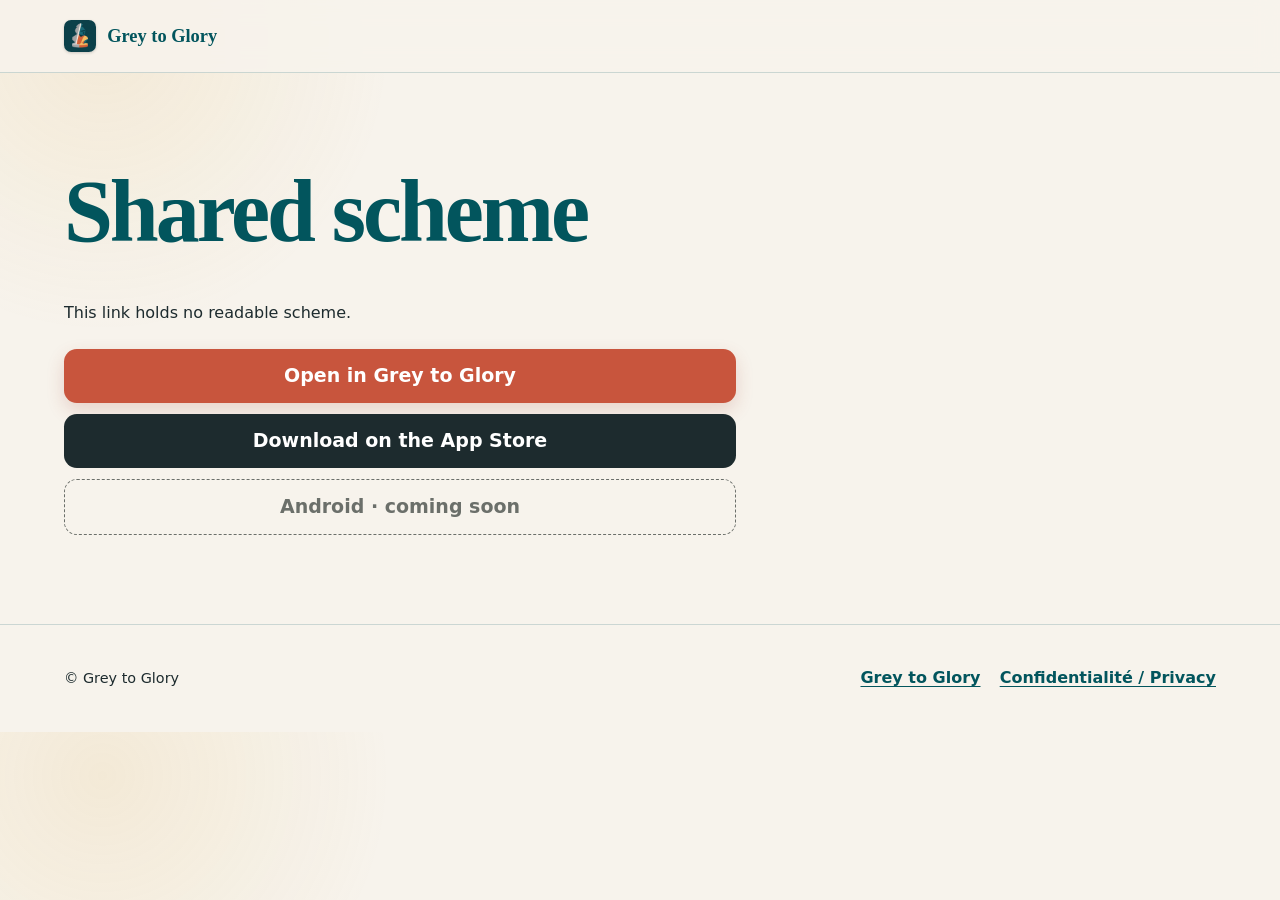
<file: r.html>
<!doctype html>
<html lang="fr">
<head>
  <meta charset="utf-8"><meta name="viewport" content="width=device-width, initial-scale=1">
  <meta name="description" content="Un schéma de couleurs de figurine partagé avec Grey to Glory.">
  <meta name="theme-color" content="#02555D" media="(prefers-color-scheme: light)"><meta name="theme-color" content="#142022" media="(prefers-color-scheme: dark)">
  <link rel="icon" type="image/png" href="logo.png"><link rel="apple-touch-icon" href="apple-touch-icon.png">
  <link rel="stylesheet" href="style.css"><title>Schéma partagé — Grey to Glory</title>
  <style>
    .scheme-zones { list-style: none; padding: 0; margin: 1.2rem 0; display: grid; gap: 0.7rem; }
    .scheme-zones li { display: flex; align-items: center; gap: 0.8rem; font-weight: 650; }
    .scheme-swatch { width: 2.2rem; height: 2.2rem; border-radius: 0.6rem; border: 1px solid rgba(0,0,0,0.12); flex: none; }
    .scheme-actions { display: grid; gap: 0.7rem; margin-top: 1.4rem; }
    .scheme-actions .button, .scheme-actions .store-badge { width: 100%; }
    .scheme-author { color: var(--muted, #6b6f6a); margin-top: 0.4rem; }
  </style>
</head>
<body>
  <header class="site-header"><div class="header-inner"><a class="brand" href="index.html"><img class="brand-mark brand-icon" src="logo.png" width="32" height="32" alt="">Grey to Glory</a></div></header>
  <main class="page-shell">
    <section class="prose-section" aria-live="polite">
      <h1 id="title"></h1>
      <p class="scheme-author" id="author"></p>
      <ul class="scheme-zones" id="zones"></ul>
      <p id="intro"></p>
      <div class="scheme-actions">
        <a class="button" id="open" href="#"></a>
        <a class="store-badge" id="store" href="https://apps.apple.com/app/id6813079347"></a>
        <span class="store-badge store-badge-soon" id="android"></span>
      </div>
    </section>
  </main>
  <footer class="site-footer"><div class="site-footer-inner"><p>© Grey to Glory</p><nav class="footer-nav"><a href="index.html">Grey to Glory</a><a href="privacy.html">Confidentialité / Privacy</a></nav></div></footer>
  <script>
  // The scheme travels in the fragment (never sent to this server): deflate-raw + base64url, same format as SchemeLink.swift.
  const T = {
    fr: { title: "Schéma partagé", by: "Schéma de ", bad: "Ce lien ne contient pas de schéma lisible.", intro: "Ouvre ce schéma dans Grey to Glory : chaque ton est adapté à tes propres pots.", open: "Ouvrir dans Grey to Glory", store: "Télécharger sur l’App Store", android: "Android · bientôt" },
    en: { title: "Shared scheme", by: "Scheme by ", bad: "This link holds no readable scheme.", intro: "Open this scheme in Grey to Glory: every tone is matched to your own pots.", open: "Open in Grey to Glory", store: "Download on the App Store", android: "Android · coming soon" },
    es: { title: "Esquema compartido", by: "Esquema de ", bad: "Este enlace no contiene un esquema legible.", intro: "Abre este esquema en Grey to Glory: cada tono se adapta a tus propios botes.", open: "Abrir en Grey to Glory", store: "Descargar en el App Store", android: "Android · próximamente" },
    de: { title: "Geteiltes Schema", by: "Schema von ", bad: "Dieser Link enthält kein lesbares Schema.", intro: "Öffne dieses Schema in Grey to Glory: Jeder Ton wird an deine eigenen Töpfe angepasst.", open: "In Grey to Glory öffnen", store: "Im App Store laden", android: "Android · demnächst" },
  };
  const lang = (navigator.language || "fr").slice(0, 2), t = T[lang] || T.en;
  document.documentElement.lang = T[lang] ? lang : "en";
  const $ = id => document.getElementById(id);
  $("intro").textContent = t.intro; $("open").textContent = t.open; $("store").textContent = t.store; $("android").textContent = t.android;
  $("open").href = "learn2paint://r" + location.hash;

  async function read(hash) {
    const b64 = hash.slice(1).replace(/-/g, "+").replace(/_/g, "/");
    const bytes = Uint8Array.from(atob(b64 + "===".slice((b64.length + 3) % 4)), c => c.charCodeAt(0));
    const text = await new Response(new Blob([bytes]).stream().pipeThrough(new DecompressionStream("deflate-raw"))).text();
    const lines = text.split("\n");
    if (lines[0] !== "1" || lines.length < 3) throw new Error("not a scheme");
    return { name: lines[1], author: lines[2], zones: lines.slice(3).map(l => l.split("\t")).filter(f => f.length === 3) };
  }

  // A link can be written by anyone: a name holding a blocked word (same list and rules as the apps,
  // blocked-words.json, copied from data/assets) is not shown on this page.
  const blocked = fetch("blocked-words.json").then(r => r.json()).then(j => {
    const w = j.words.map(x => x.toLowerCase());
    return { exact: new Set(w.filter(x => !x.endsWith("*"))), prefixes: w.filter(x => x.endsWith("*")).map(x => x.slice(0, -1)) };
  }).catch(() => ({ exact: new Set(), prefixes: [] }));
  const leet = { "0": "o", "1": "i", "3": "e", "4": "a", "5": "s", "7": "t", "@": "a", "$": "s" };
  const offensive = (text, b) => text.toLowerCase().replace(/ß/g, "ss").normalize("NFD").replace(/\p{M}+/gu, "")
    .replace(/[013457@$]/g, c => leet[c]).replace(/(.)\1{2,}/g, "$1").split(/[^\p{L}]+/u).filter(Boolean)
    .some(w => b.exact.has(w) || b.prefixes.some(p => w.startsWith(p)));

  Promise.all([read(location.hash), blocked]).then(([s, b]) => {
    const name = s.name && !offensive(s.name, b) ? s.name : t.title;
    $("title").textContent = name;
    document.title = name + " — Grey to Glory";
    if (s.author && !offensive(s.author, b)) $("author").textContent = t.by + s.author;
    for (const [rawName, color] of s.zones) {
      const name = offensive(rawName, b) ? "—" : rawName;
      const li = document.createElement("li"), sw = document.createElement("span");
      sw.className = "scheme-swatch"; sw.style.background = /^#[0-9A-Fa-f]{6}$/.test(color) ? color : "transparent";
      li.append(sw, document.createTextNode(name)); $("zones").append(li);
    }
  }).catch(() => { $("title").textContent = t.title; $("intro").textContent = t.bad; $("open").hidden = true; });
  </script>
</body></html>
</file>
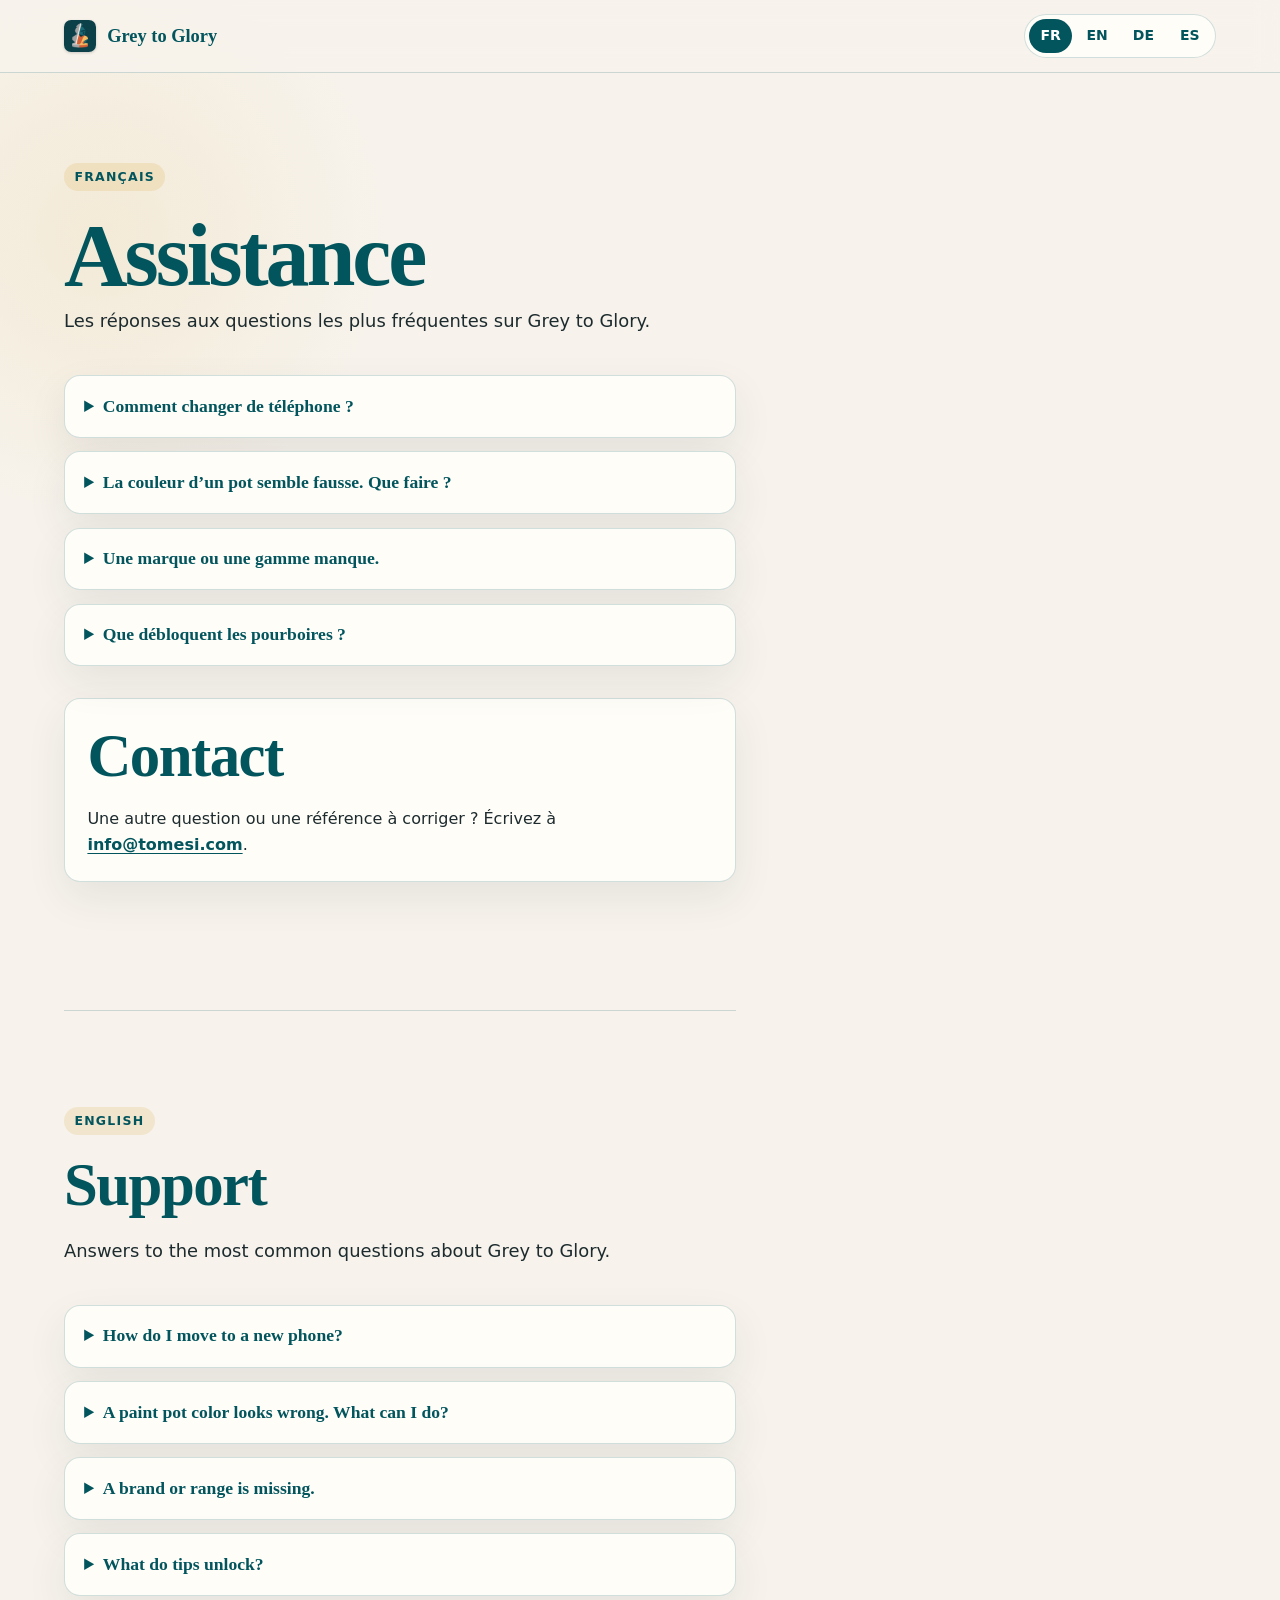
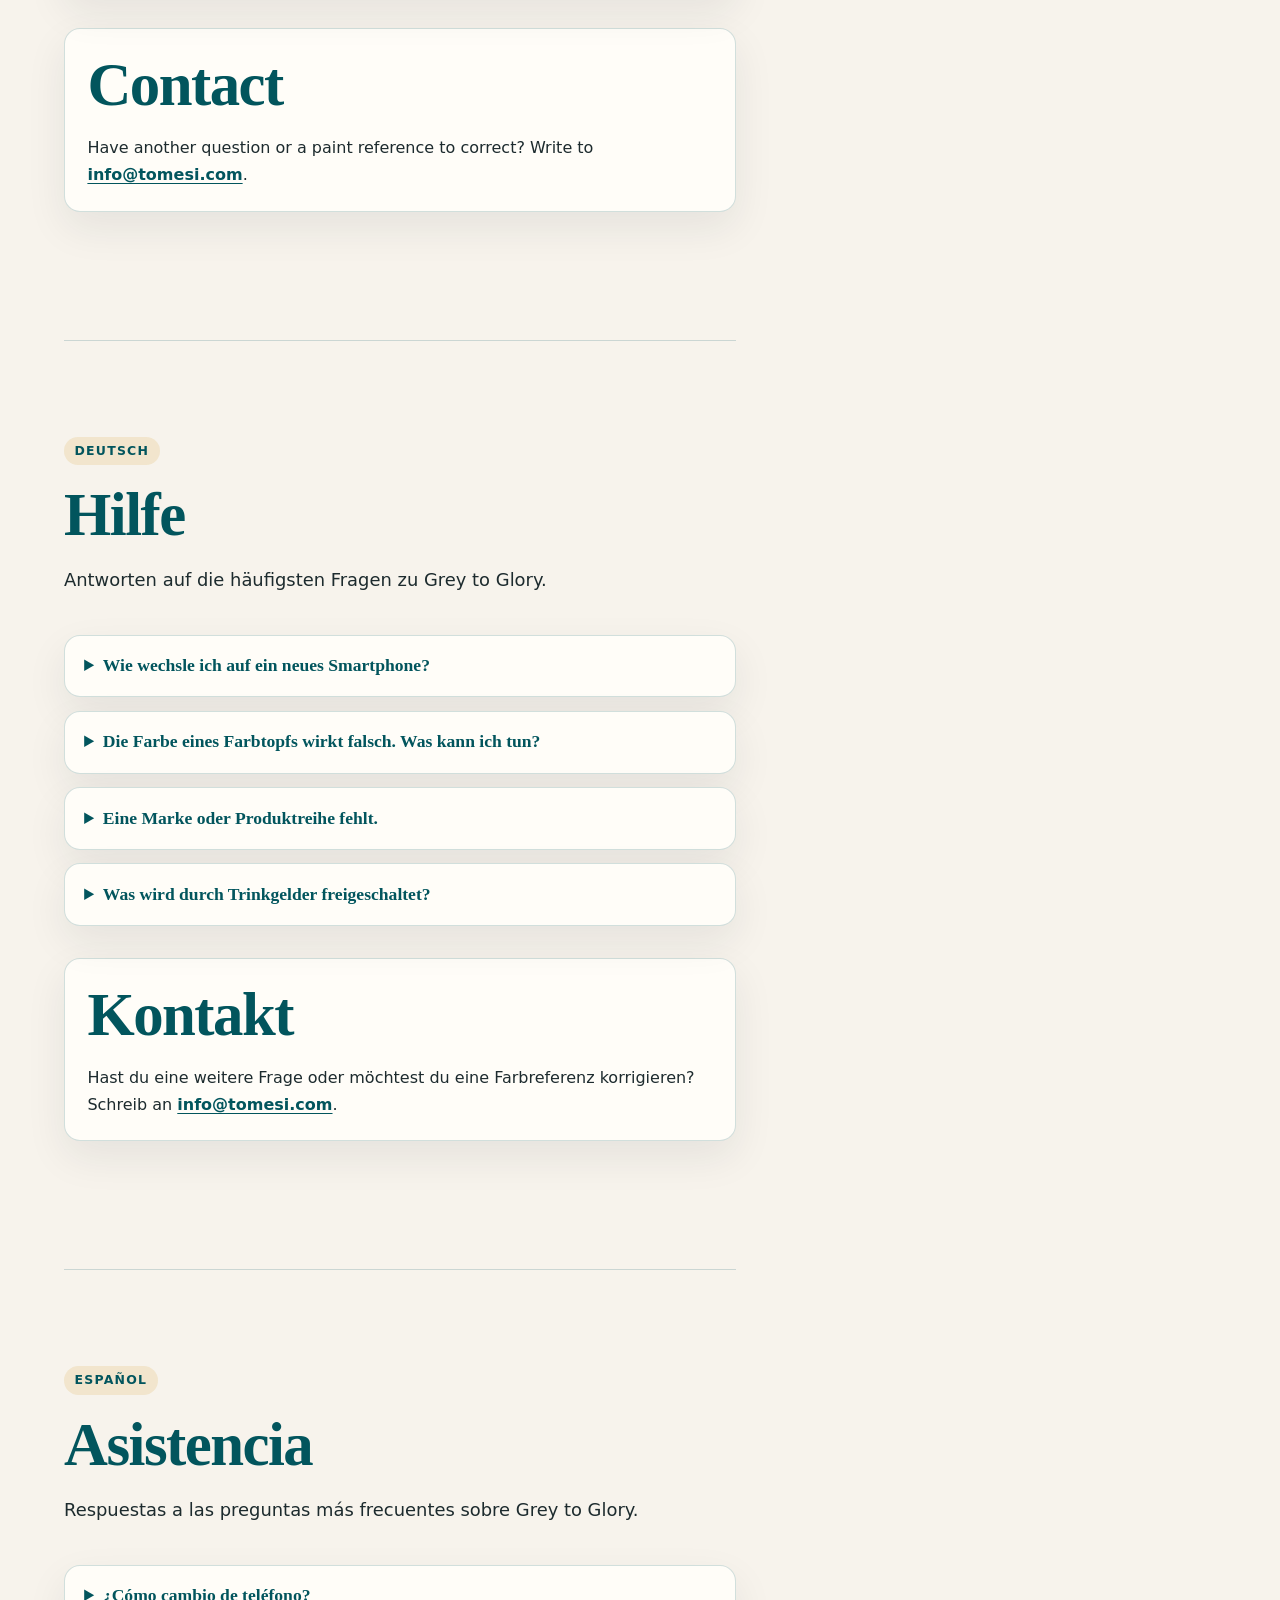
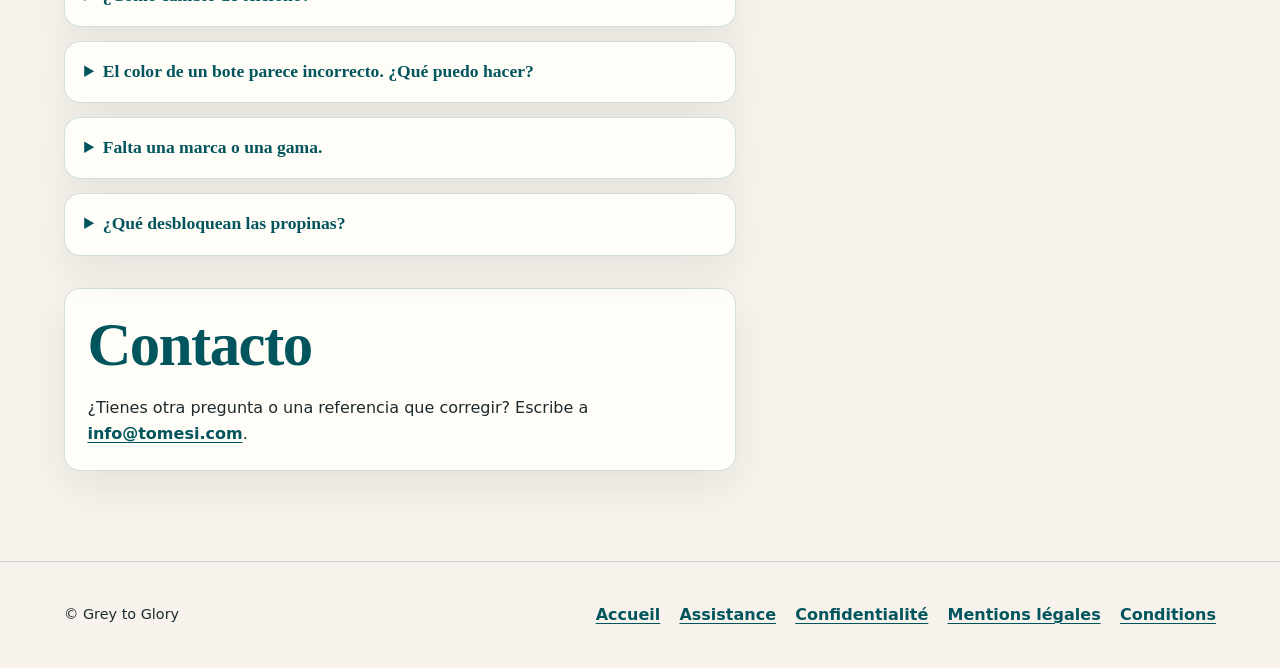
<file: support.html>
<!doctype html>
<html lang="fr">
<head>
  <meta charset="utf-8"><meta name="viewport" content="width=device-width, initial-scale=1">
  <meta name="description" content="Questions fréquentes et assistance pour Grey to Glory.">
  <meta name="theme-color" content="#02555D" media="(prefers-color-scheme: light)"><meta name="theme-color" content="#142022" media="(prefers-color-scheme: dark)">
  <link rel="icon" type="image/png" href="logo.png"><link rel="apple-touch-icon" href="apple-touch-icon.png">
  <link rel="stylesheet" href="style.css"><title>Assistance — Grey to Glory</title>
</head>
<body>
  <header class="site-header"><div class="header-inner"><a class="brand" href="index.html"><img class="brand-mark brand-icon" src="logo.png" width="32" height="32" alt="">Grey to Glory</a><nav class="language-nav" aria-label="Choisir la langue / Choose language / Sprache wählen / Elegir idioma"><a href="#fr" lang="fr">FR</a><a href="#en" lang="en">EN</a><a href="#de" lang="de">DE</a><a href="#es" lang="es">ES</a></nav></div></header>
  <main class="page-shell">
    <section class="language-section prose-section" id="fr" aria-labelledby="support-title"><span class="language-label">Français</span><h1 id="support-title">Assistance</h1><p class="page-intro">Les réponses aux questions les plus fréquentes sur Grey to Glory.</p>
      <div class="faq-list">
        <details><summary>Comment changer de téléphone ?</summary><p>Dans Grey to Glory, ouvrez Réglages → Sauvegarde → Exporter. Sur le nouvel appareil, choisissez Importer. Le même fichier passe d’iPhone à Android et inversement. Les photos ne sont pas incluses dans le fichier de sauvegarde.</p></details>
        <details><summary>La couleur d’un pot semble fausse. Que faire ?</summary><p>Le catalogue s’appuie sur une base communautaire et les couleurs affichées restent approximatives. Envoyez-nous la référence exacte du pot afin que nous puissions la vérifier.</p></details>
        <details><summary>Une marque ou une gamme manque.</summary><p>Envoyez-nous son nom et, si possible, un lien vers le nuancier officiel de la marque.</p></details>
        <details><summary>Que débloquent les pourboires ?</summary><p>Rien. Grey to Glory est entièrement gratuite. Les pourboires sont facultatifs et servent seulement à soutenir le développement.</p></details>
      </div>
      <aside class="contact-card"><h2>Contact</h2><p>Une autre question ou une référence à corriger ? Écrivez à <a href="mailto:info@tomesi.com?subject=Grey to Glory"><strong>info@tomesi.com</strong></a>.</p></aside>
    </section>
    <section class="language-section prose-section" id="en" lang="en" aria-labelledby="support-en-title"><span class="language-label">English</span><h2 id="support-en-title">Support</h2><p class="page-intro">Answers to the most common questions about Grey to Glory.</p>
      <div class="faq-list">
        <details><summary>How do I move to a new phone?</summary><p>In Grey to Glory, open Settings → Backup → Export. On the new device, choose Import. The same file works from iPhone to Android and the other way around. Photos are not included in the backup file.</p></details>
        <details><summary>A paint pot color looks wrong. What can I do?</summary><p>The catalog uses a community database, and displayed colors are approximate. Send us the exact paint reference so we can check it.</p></details>
        <details><summary>A brand or range is missing.</summary><p>Send us its name and, if possible, a link to the brand’s official color chart.</p></details>
        <details><summary>What do tips unlock?</summary><p>Nothing. Grey to Glory is fully free. Tips are optional and simply support its development.</p></details>
      </div>
      <aside class="contact-card"><h2>Contact</h2><p>Have another question or a paint reference to correct? Write to <a href="mailto:info@tomesi.com?subject=Grey to Glory"><strong>info@tomesi.com</strong></a>.</p></aside>
    </section>
    <section class="language-section prose-section" id="de" lang="de" aria-labelledby="support-de-title"><span class="language-label">Deutsch</span><h2 id="support-de-title">Hilfe</h2><p class="page-intro">Antworten auf die häufigsten Fragen zu Grey to Glory.</p>
      <div class="faq-list">
        <details><summary>Wie wechsle ich auf ein neues Smartphone?</summary><p>Öffne in Grey to Glory Einstellungen → Sicherung → Exportieren. Wähle auf dem neuen Gerät Importieren. Dieselbe Datei funktioniert von iPhone zu Android und umgekehrt. Fotos sind nicht in der Sicherungsdatei enthalten.</p></details>
        <details><summary>Die Farbe eines Farbtopfs wirkt falsch. Was kann ich tun?</summary><p>Der Katalog basiert auf einer Community-Datenbank und die angezeigten Farben sind Näherungswerte. Sende uns die genaue Referenz der Farbe, damit wir sie prüfen können.</p></details>
        <details><summary>Eine Marke oder Produktreihe fehlt.</summary><p>Sende uns den Namen und wenn möglich einen Link zur offiziellen Farbkarte der Marke.</p></details>
        <details><summary>Was wird durch Trinkgelder freigeschaltet?</summary><p>Nichts. Grey to Glory ist vollständig kostenlos. Trinkgelder sind freiwillig und unterstützen lediglich die Entwicklung.</p></details>
      </div>
      <aside class="contact-card"><h2>Kontakt</h2><p>Hast du eine weitere Frage oder möchtest du eine Farbreferenz korrigieren? Schreib an <a href="mailto:info@tomesi.com?subject=Grey to Glory"><strong>info@tomesi.com</strong></a>.</p></aside>
    </section>
    <section class="language-section prose-section" id="es" lang="es" aria-labelledby="support-es-title"><span class="language-label">Español</span><h2 id="support-es-title">Asistencia</h2><p class="page-intro">Respuestas a las preguntas más frecuentes sobre Grey to Glory.</p>
      <div class="faq-list">
        <details><summary>¿Cómo cambio de teléfono?</summary><p>En Grey to Glory, abre Ajustes → Copia de seguridad → Exportar. En el nuevo dispositivo, elige Importar. El mismo archivo funciona de iPhone a Android y viceversa. Las fotos no se incluyen en el archivo de copia de seguridad.</p></details>
        <details><summary>El color de un bote parece incorrecto. ¿Qué puedo hacer?</summary><p>El catálogo utiliza una base de datos comunitaria y los colores mostrados son aproximados. Envíanos la referencia exacta de la pintura para que podamos comprobarla.</p></details>
        <details><summary>Falta una marca o una gama.</summary><p>Envíanos su nombre y, si es posible, un enlace a la carta de colores oficial de la marca.</p></details>
        <details><summary>¿Qué desbloquean las propinas?</summary><p>Nada. Grey to Glory es completamente gratuita. Las propinas son voluntarias y solo sirven para apoyar su desarrollo.</p></details>
      </div>
      <aside class="contact-card"><h2>Contacto</h2><p>¿Tienes otra pregunta o una referencia que corregir? Escribe a <a href="mailto:info@tomesi.com?subject=Grey to Glory"><strong>info@tomesi.com</strong></a>.</p></aside>
    </section>
  </main>
  <footer class="site-footer"><div class="site-footer-inner"><p>© Grey to Glory</p><nav class="footer-nav" aria-label="Pied de page"><a href="index.html">Accueil</a><a href="support.html">Assistance</a><a href="privacy.html">Confidentialité</a><a href="legal.html">Mentions légales</a><a href="terms.html">Conditions</a></nav></div></footer>
</body></html>
</file>
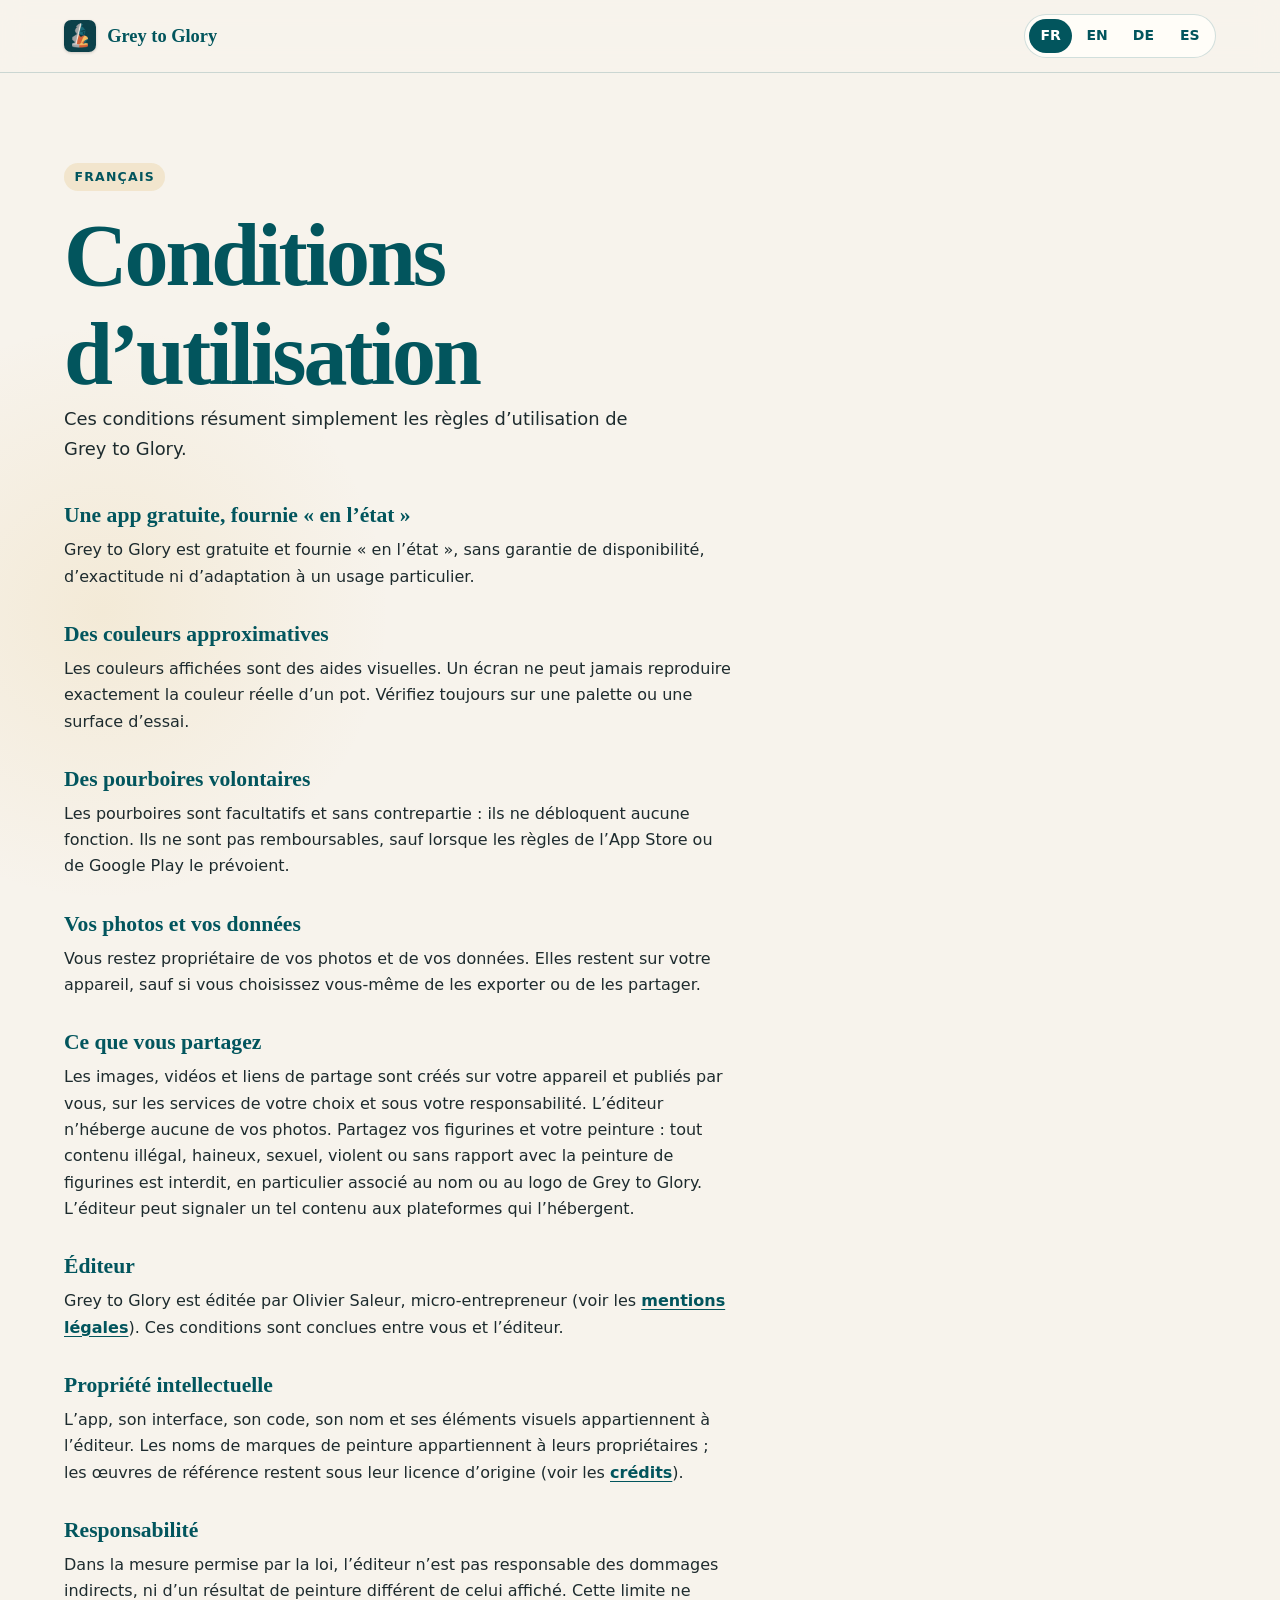
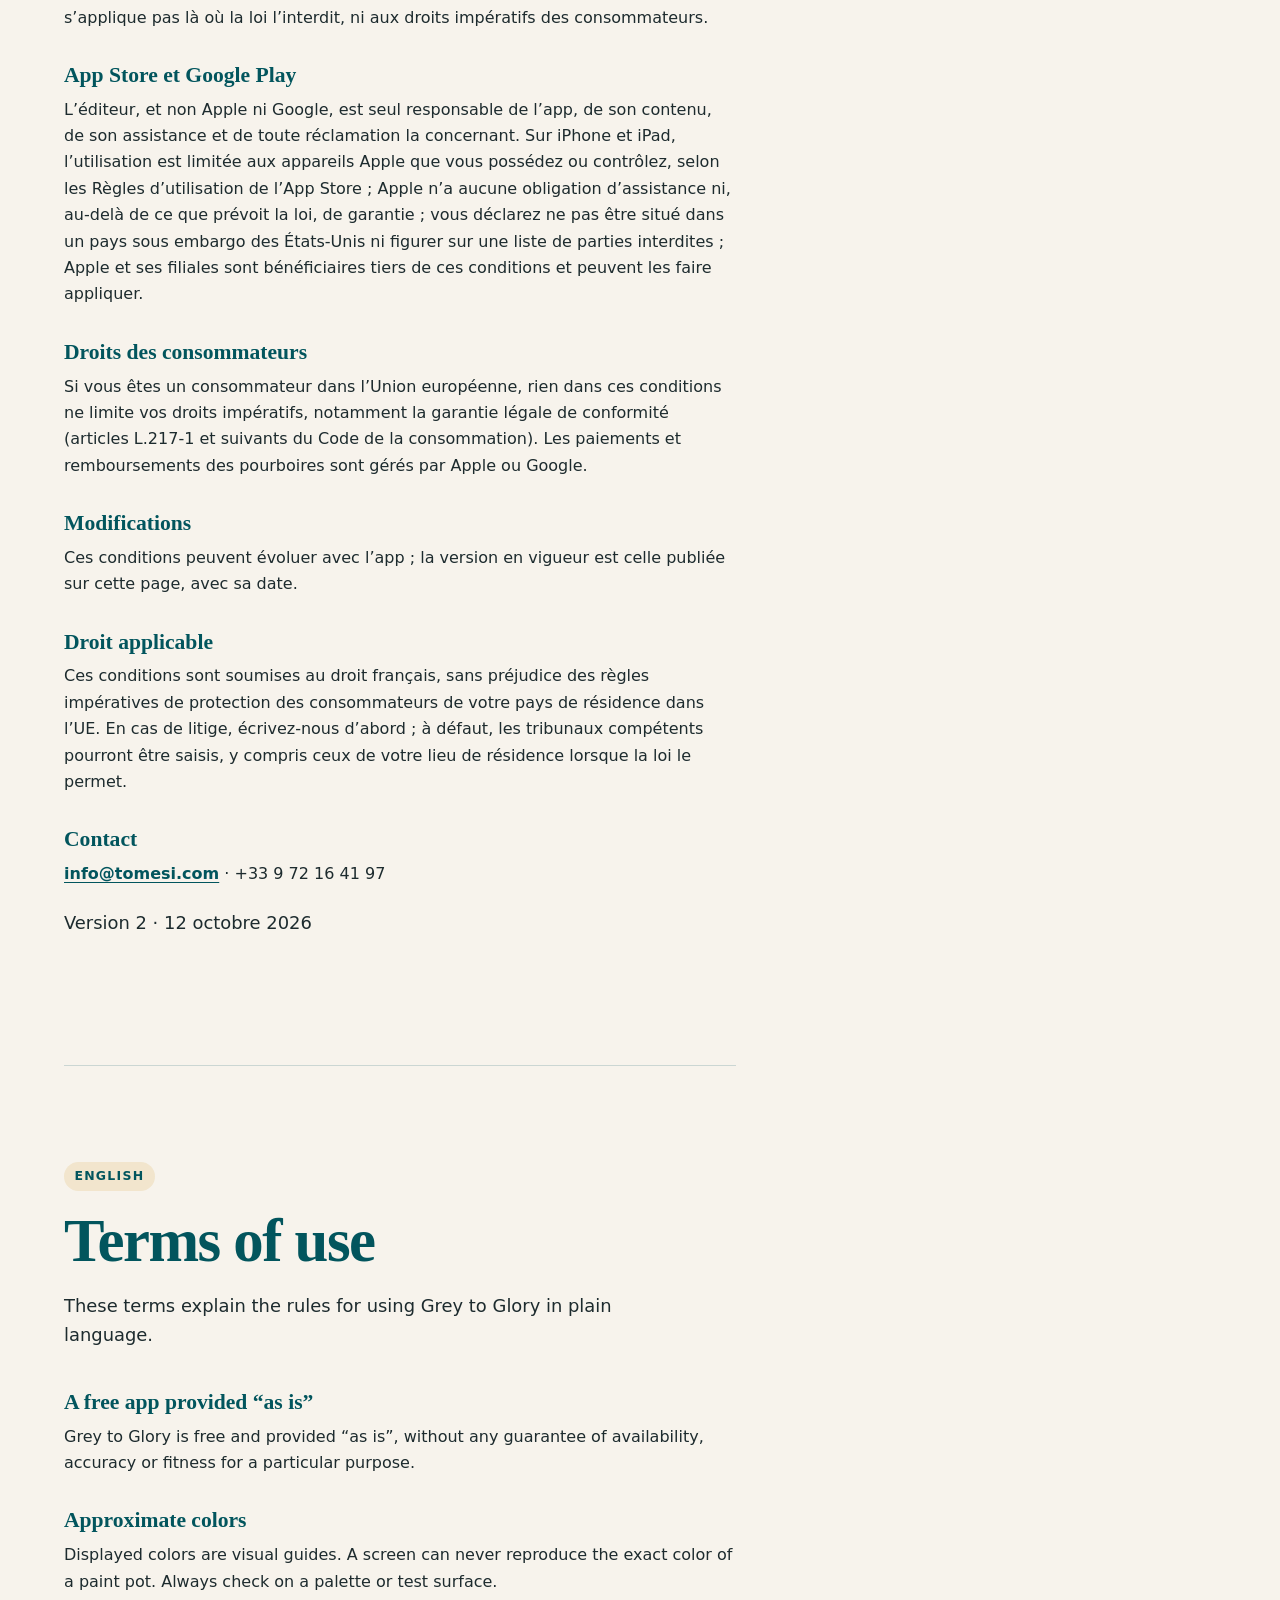
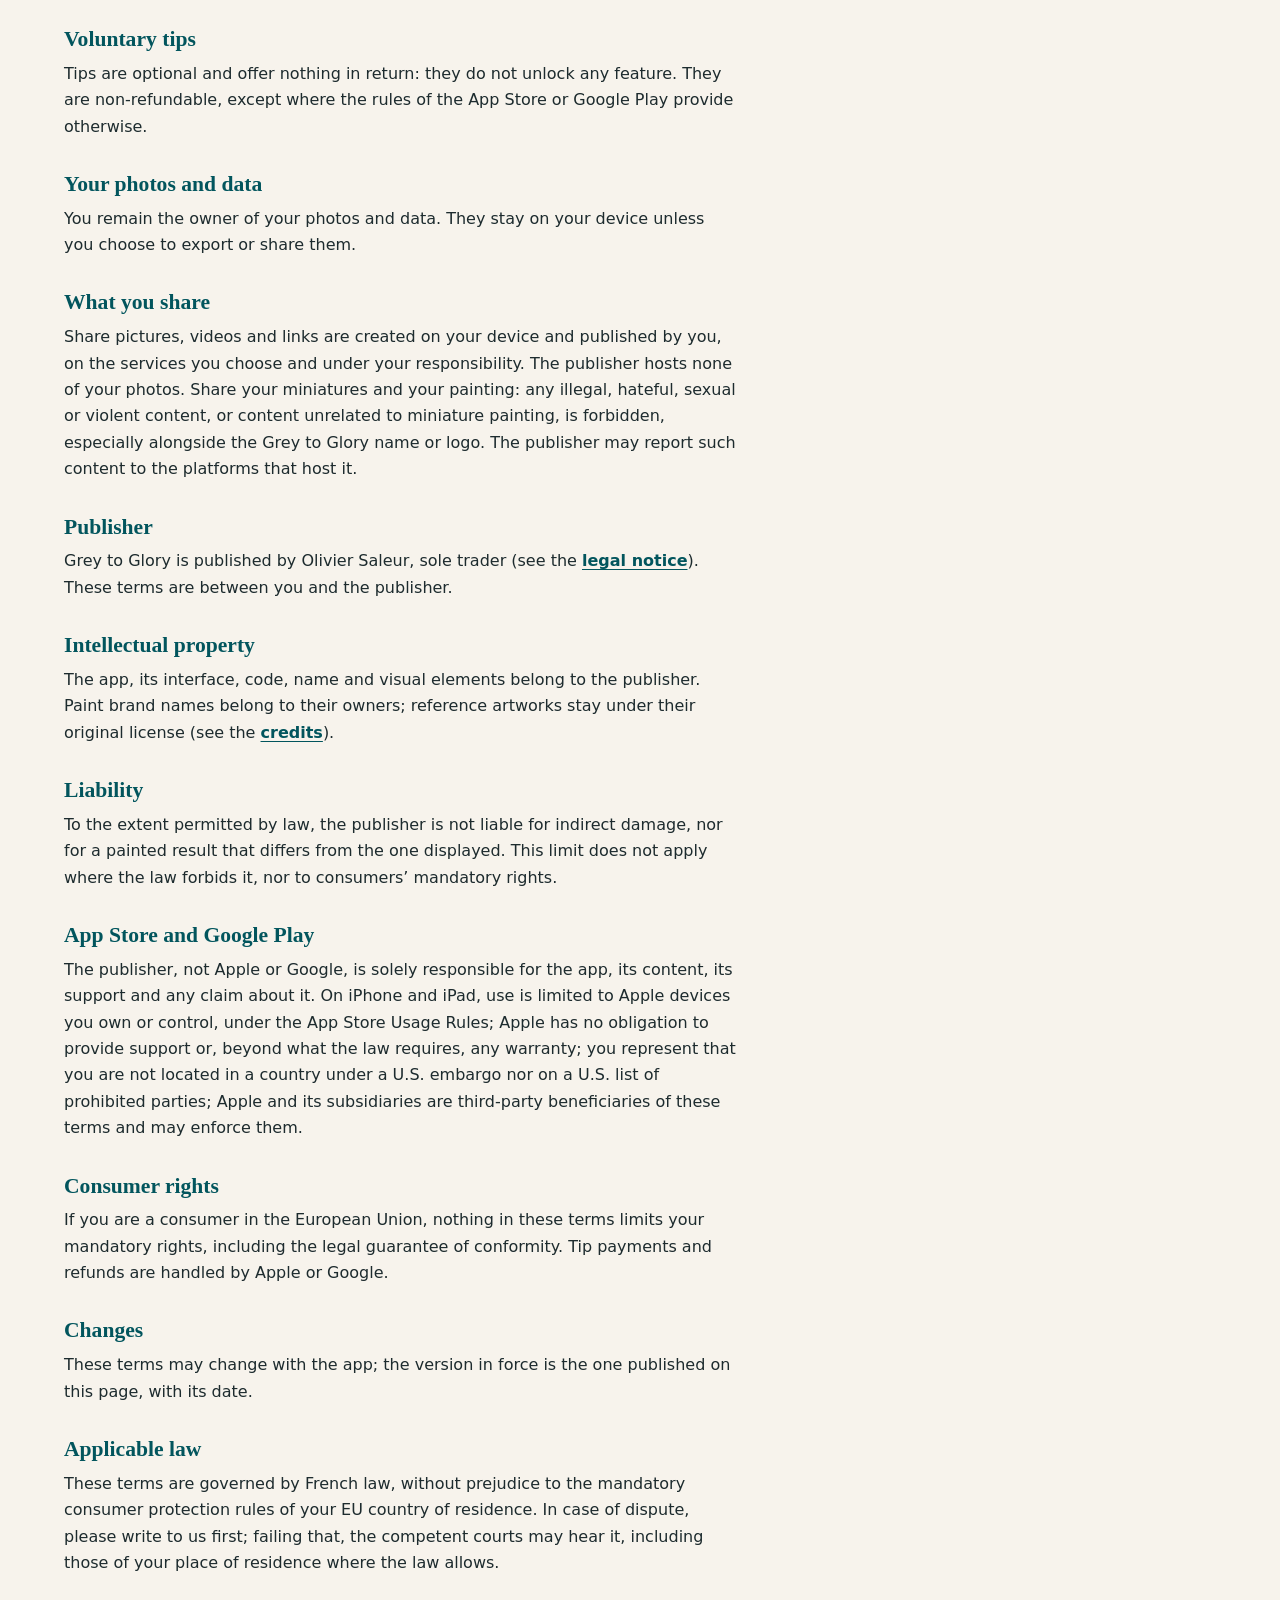
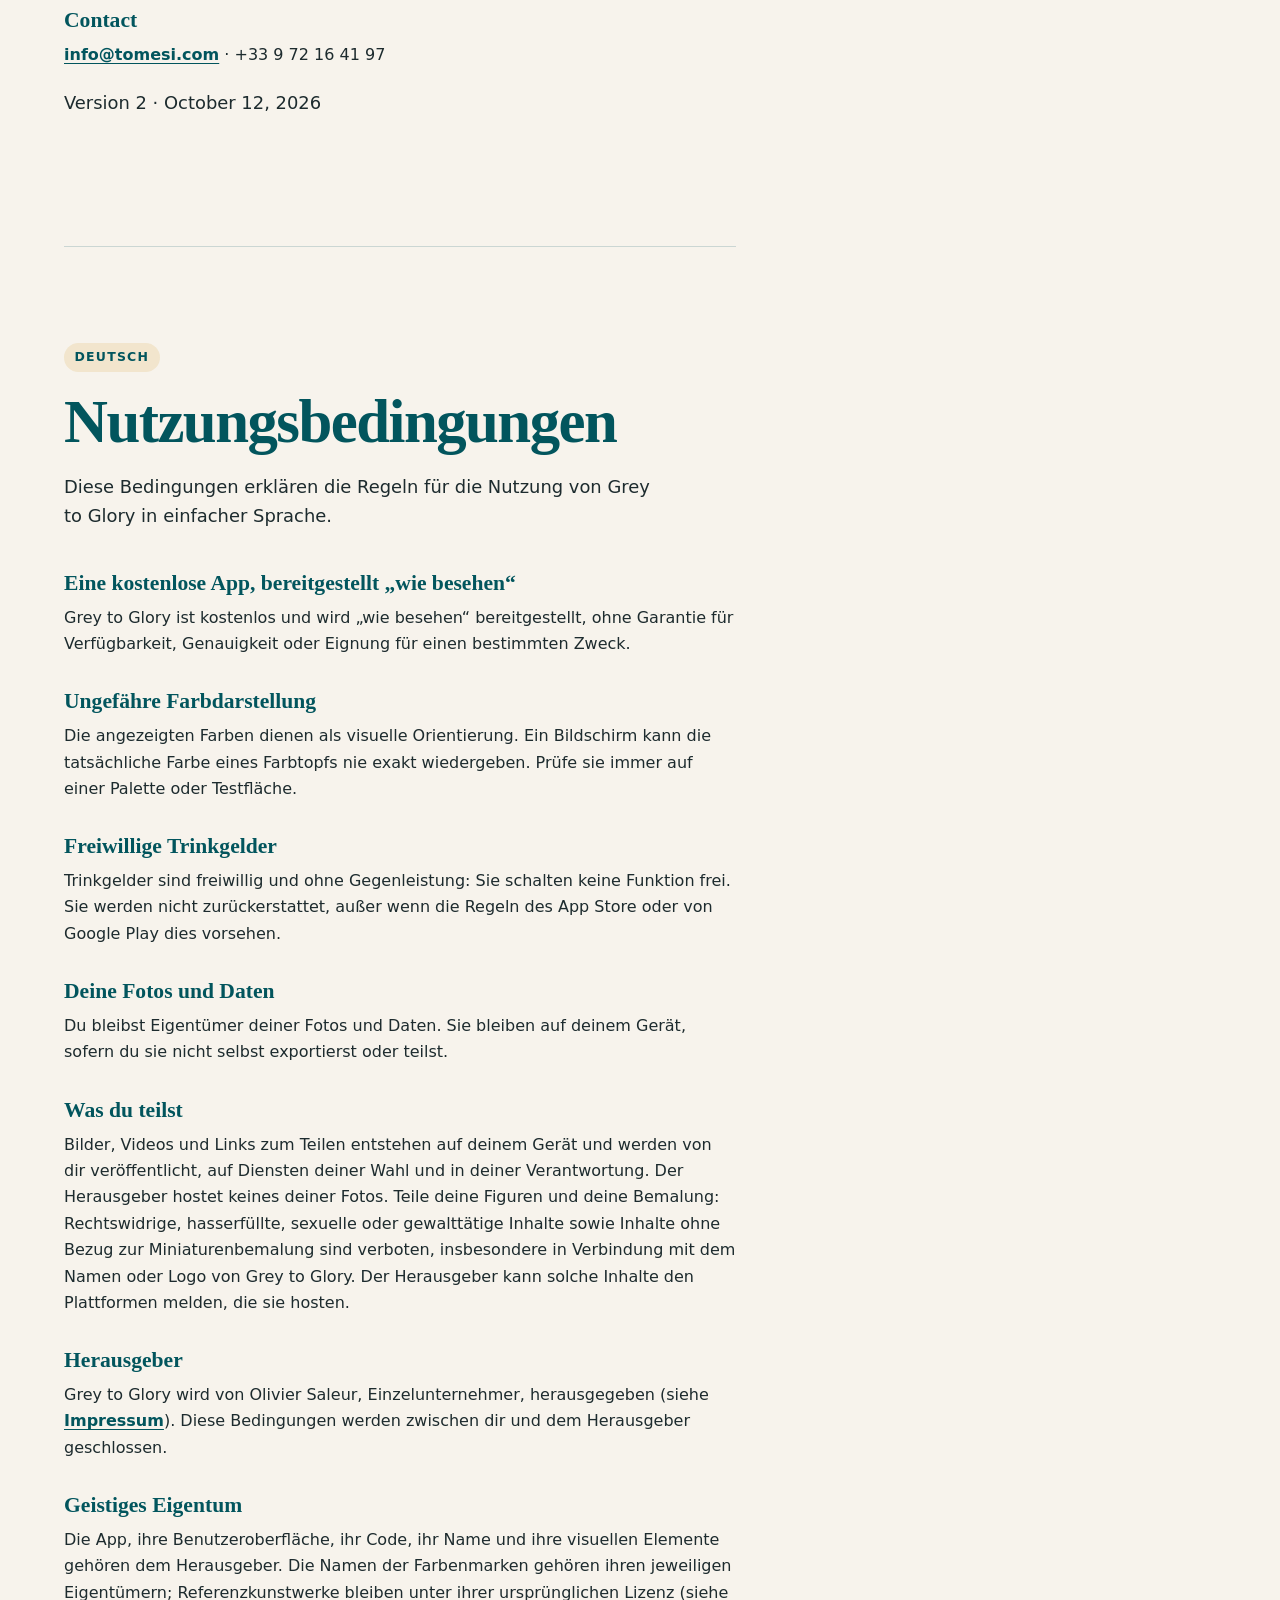
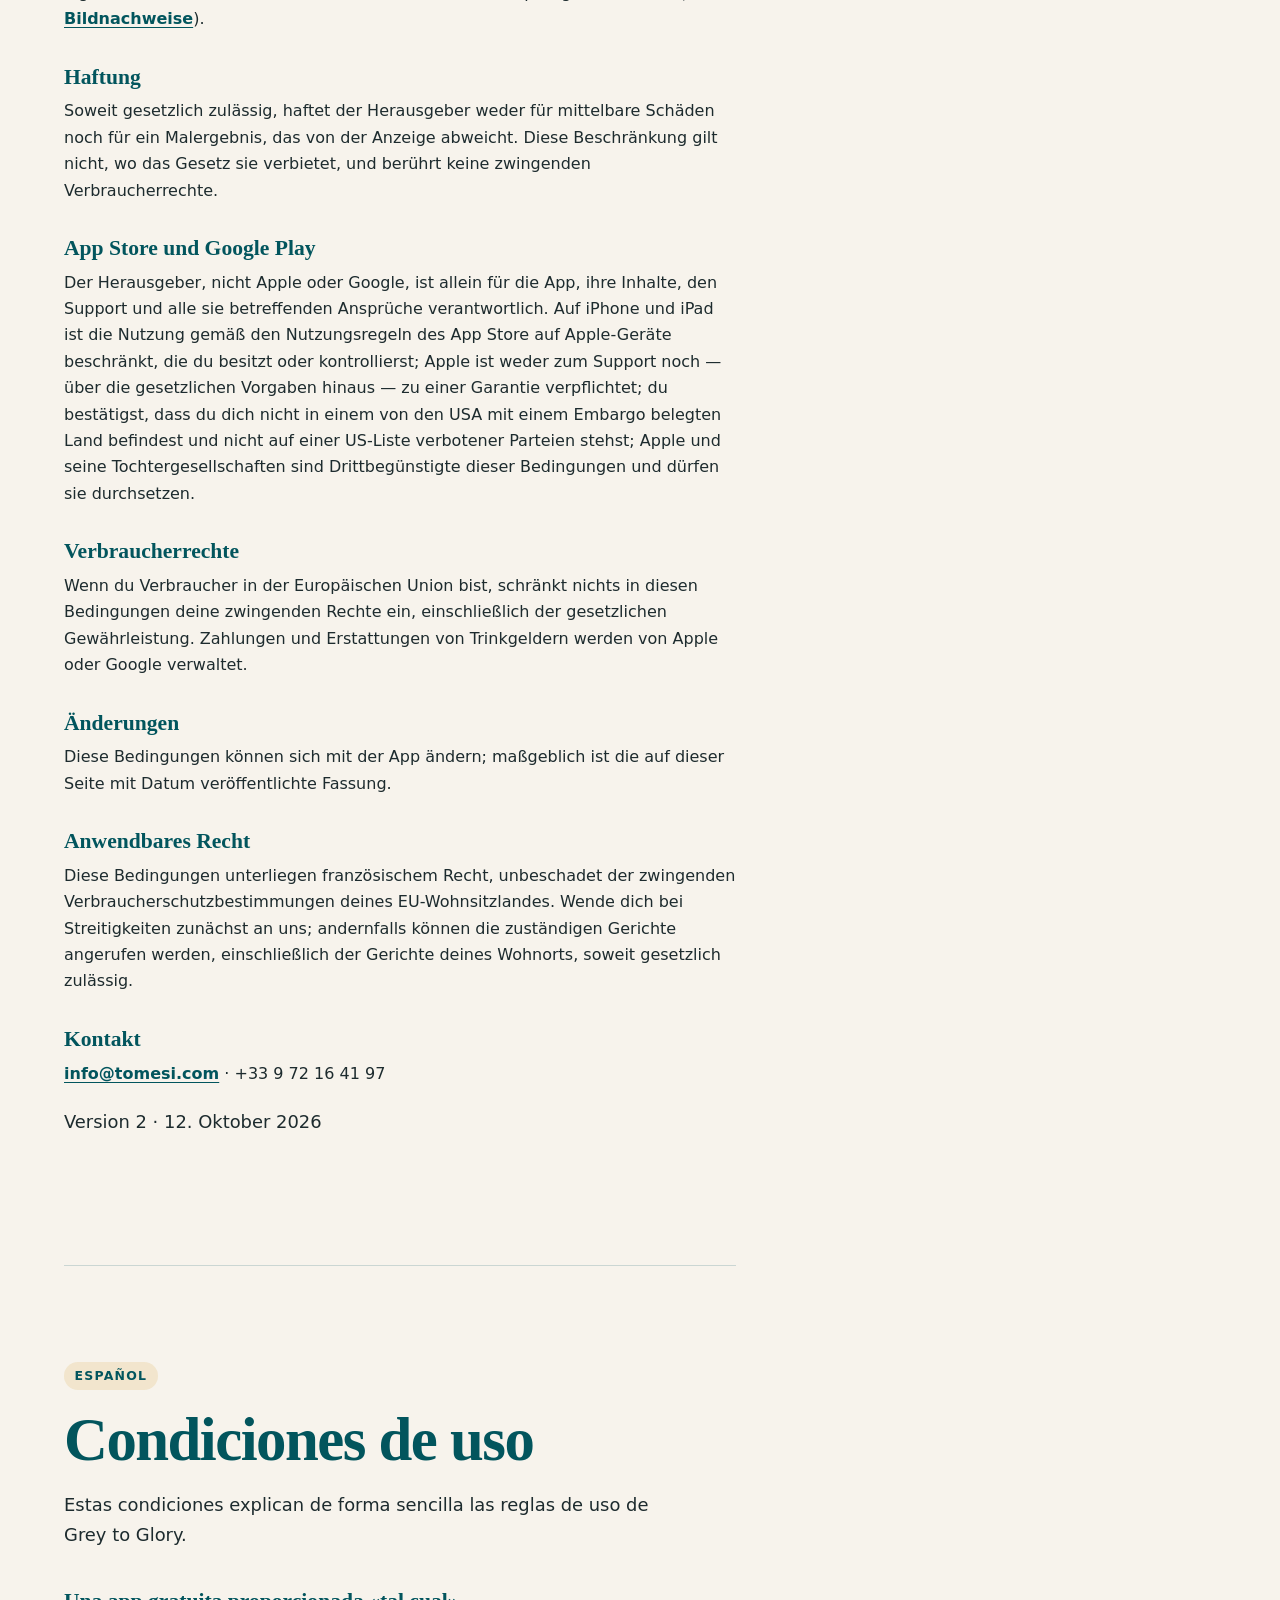
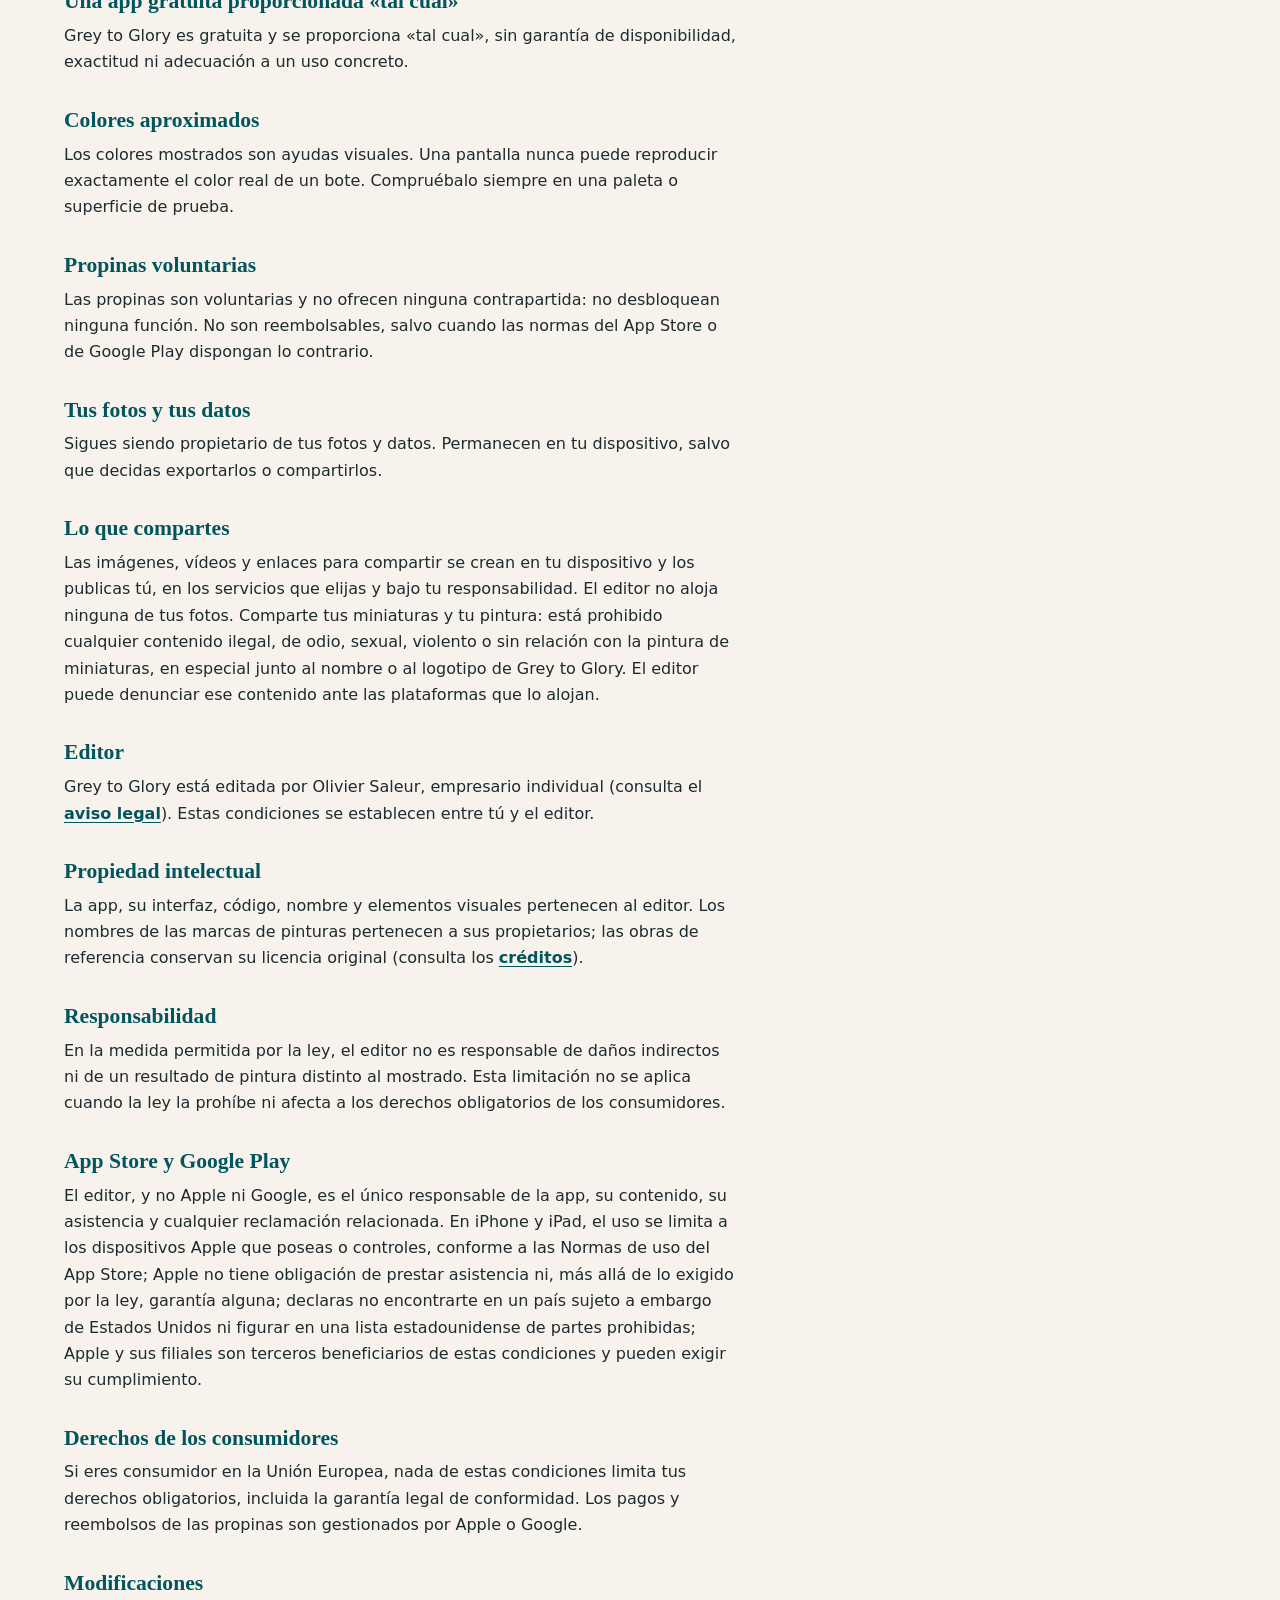
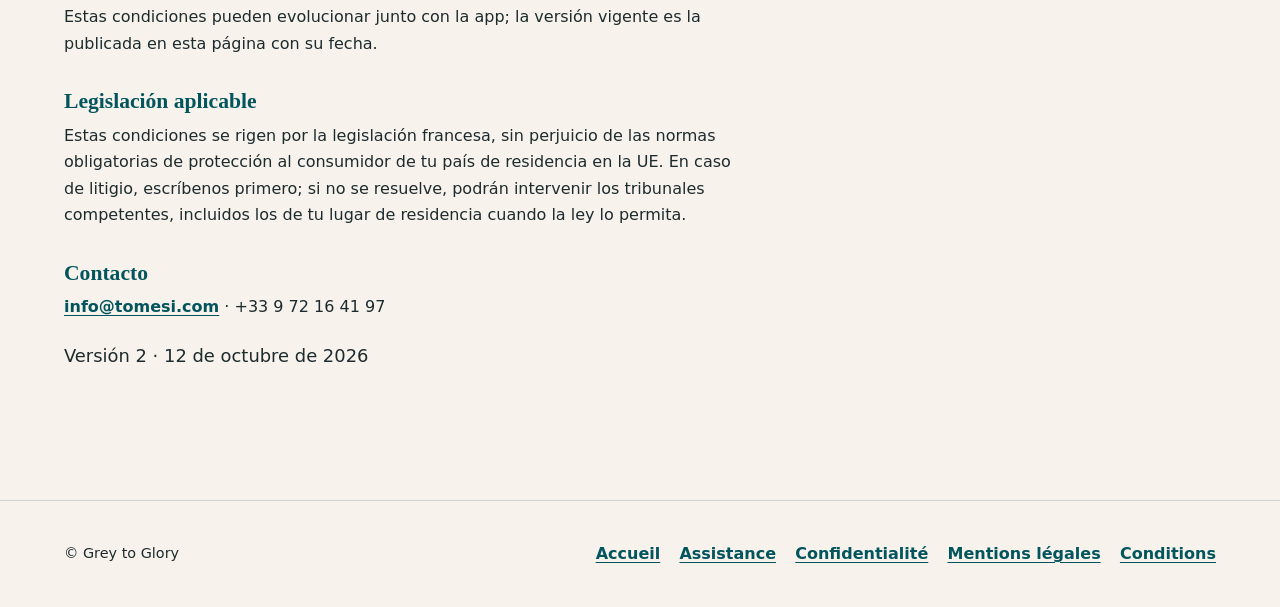
<file: terms.html>
<!doctype html>
<html lang="fr">
<head>
  <meta charset="utf-8"><meta name="viewport" content="width=device-width, initial-scale=1">
  <meta name="description" content="Conditions d’utilisation de Grey to Glory, en langage simple.">
  <meta name="theme-color" content="#02555D" media="(prefers-color-scheme: light)"><meta name="theme-color" content="#142022" media="(prefers-color-scheme: dark)">
  <link rel="icon" type="image/png" href="logo.png"><link rel="apple-touch-icon" href="apple-touch-icon.png">
  <link rel="stylesheet" href="style.css"><title>Conditions d’utilisation — Grey to Glory</title>
</head>
<body>
  <header class="site-header"><div class="header-inner"><a class="brand" href="index.html"><img class="brand-mark brand-icon" src="logo.png" width="32" height="32" alt="">Grey to Glory</a><nav class="language-nav" aria-label="Choisir la langue / Choose language / Sprache wählen / Elegir idioma"><a href="#fr" lang="fr">FR</a><a href="#en" lang="en">EN</a><a href="#de" lang="de">DE</a><a href="#es" lang="es">ES</a></nav></div></header>
  <main class="page-shell">
    <section class="language-section prose-section" id="fr" aria-labelledby="terms-title"><span class="language-label">Français</span><h1 id="terms-title">Conditions d’utilisation</h1><p class="page-intro">Ces conditions résument simplement les règles d’utilisation de Grey to Glory.</p>
      <h3>Une app gratuite, fournie « en l’état »</h3><p>Grey to Glory est gratuite et fournie « en l’état », sans garantie de disponibilité, d’exactitude ni d’adaptation à un usage particulier.</p>
      <h3>Des couleurs approximatives</h3><p>Les couleurs affichées sont des aides visuelles. Un écran ne peut jamais reproduire exactement la couleur réelle d’un pot. Vérifiez toujours sur une palette ou une surface d’essai.</p>
      <h3>Des pourboires volontaires</h3><p>Les pourboires sont facultatifs et sans contrepartie : ils ne débloquent aucune fonction. Ils ne sont pas remboursables, sauf lorsque les règles de l’App Store ou de Google Play le prévoient.</p>
      <h3>Vos photos et vos données</h3><p>Vous restez propriétaire de vos photos et de vos données. Elles restent sur votre appareil, sauf si vous choisissez vous-même de les exporter ou de les partager.</p>
      <h3>Ce que vous partagez</h3><p>Les images, vidéos et liens de partage sont créés sur votre appareil et publiés par vous, sur les services de votre choix et sous votre responsabilité. L’éditeur n’héberge aucune de vos photos. Partagez vos figurines et votre peinture : tout contenu illégal, haineux, sexuel, violent ou sans rapport avec la peinture de figurines est interdit, en particulier associé au nom ou au logo de Grey to Glory. L’éditeur peut signaler un tel contenu aux plateformes qui l’hébergent.</p>
      <h3>Éditeur</h3><p>Grey to Glory est éditée par Olivier Saleur, micro-entrepreneur (voir les <a href="legal.html">mentions légales</a>). Ces conditions sont conclues entre vous et l’éditeur.</p>
      <h3>Propriété intellectuelle</h3><p>L’app, son interface, son code, son nom et ses éléments visuels appartiennent à l’éditeur. Les noms de marques de peinture appartiennent à leurs propriétaires ; les œuvres de référence restent sous leur licence d’origine (voir les <a href="legal.html">crédits</a>).</p>
      <h3>Responsabilité</h3><p>Dans la mesure permise par la loi, l’éditeur n’est pas responsable des dommages indirects, ni d’un résultat de peinture différent de celui affiché. Cette limite ne s’applique pas là où la loi l’interdit, ni aux droits impératifs des consommateurs.</p>
      <h3>App Store et Google Play</h3><p>L’éditeur, et non Apple ni Google, est seul responsable de l’app, de son contenu, de son assistance et de toute réclamation la concernant. Sur iPhone et iPad, l’utilisation est limitée aux appareils Apple que vous possédez ou contrôlez, selon les Règles d’utilisation de l’App Store ; Apple n’a aucune obligation d’assistance ni, au-delà de ce que prévoit la loi, de garantie ; vous déclarez ne pas être situé dans un pays sous embargo des États-Unis ni figurer sur une liste de parties interdites ; Apple et ses filiales sont bénéficiaires tiers de ces conditions et peuvent les faire appliquer.</p>
      <h3>Droits des consommateurs</h3><p>Si vous êtes un consommateur dans l’Union européenne, rien dans ces conditions ne limite vos droits impératifs, notamment la garantie légale de conformité (articles L.217-1 et suivants du Code de la consommation). Les paiements et remboursements des pourboires sont gérés par Apple ou Google.</p>
      <h3>Modifications</h3><p>Ces conditions peuvent évoluer avec l’app ; la version en vigueur est celle publiée sur cette page, avec sa date.</p>
      <h3>Droit applicable</h3><p>Ces conditions sont soumises au droit français, sans préjudice des règles impératives de protection des consommateurs de votre pays de résidence dans l’UE. En cas de litige, écrivez-nous d’abord ; à défaut, les tribunaux compétents pourront être saisis, y compris ceux de votre lieu de résidence lorsque la loi le permet.</p>
      <h3>Contact</h3><p><a href="mailto:info@tomesi.com?subject=Grey to Glory">info@tomesi.com</a> · +33 9 72 16 41 97</p>
      <p class="page-intro">Version 2 · 12 octobre 2026</p>
    </section>
    <section class="language-section prose-section" id="en" lang="en" aria-labelledby="terms-en-title"><span class="language-label">English</span><h2 id="terms-en-title">Terms of use</h2><p class="page-intro">These terms explain the rules for using Grey to Glory in plain language.</p>
      <h3>A free app provided “as is”</h3><p>Grey to Glory is free and provided “as is”, without any guarantee of availability, accuracy or fitness for a particular purpose.</p>
      <h3>Approximate colors</h3><p>Displayed colors are visual guides. A screen can never reproduce the exact color of a paint pot. Always check on a palette or test surface.</p>
      <h3>Voluntary tips</h3><p>Tips are optional and offer nothing in return: they do not unlock any feature. They are non-refundable, except where the rules of the App Store or Google Play provide otherwise.</p>
      <h3>Your photos and data</h3><p>You remain the owner of your photos and data. They stay on your device unless you choose to export or share them.</p>
      <h3>What you share</h3><p>Share pictures, videos and links are created on your device and published by you, on the services you choose and under your responsibility. The publisher hosts none of your photos. Share your miniatures and your painting: any illegal, hateful, sexual or violent content, or content unrelated to miniature painting, is forbidden, especially alongside the Grey to Glory name or logo. The publisher may report such content to the platforms that host it.</p>
      <h3>Publisher</h3><p>Grey to Glory is published by Olivier Saleur, sole trader (see the <a href="legal.html">legal notice</a>). These terms are between you and the publisher.</p>
      <h3>Intellectual property</h3><p>The app, its interface, code, name and visual elements belong to the publisher. Paint brand names belong to their owners; reference artworks stay under their original license (see the <a href="legal.html">credits</a>).</p>
      <h3>Liability</h3><p>To the extent permitted by law, the publisher is not liable for indirect damage, nor for a painted result that differs from the one displayed. This limit does not apply where the law forbids it, nor to consumers’ mandatory rights.</p>
      <h3>App Store and Google Play</h3><p>The publisher, not Apple or Google, is solely responsible for the app, its content, its support and any claim about it. On iPhone and iPad, use is limited to Apple devices you own or control, under the App Store Usage Rules; Apple has no obligation to provide support or, beyond what the law requires, any warranty; you represent that you are not located in a country under a U.S. embargo nor on a U.S. list of prohibited parties; Apple and its subsidiaries are third-party beneficiaries of these terms and may enforce them.</p>
      <h3>Consumer rights</h3><p>If you are a consumer in the European Union, nothing in these terms limits your mandatory rights, including the legal guarantee of conformity. Tip payments and refunds are handled by Apple or Google.</p>
      <h3>Changes</h3><p>These terms may change with the app; the version in force is the one published on this page, with its date.</p>
      <h3>Applicable law</h3><p>These terms are governed by French law, without prejudice to the mandatory consumer protection rules of your EU country of residence. In case of dispute, please write to us first; failing that, the competent courts may hear it, including those of your place of residence where the law allows.</p>
      <h3>Contact</h3><p><a href="mailto:info@tomesi.com?subject=Grey to Glory">info@tomesi.com</a> · +33 9 72 16 41 97</p>
      <p class="page-intro">Version 2 · October 12, 2026</p>
    </section>
    <section class="language-section prose-section" id="de" lang="de" aria-labelledby="terms-de-title"><span class="language-label">Deutsch</span><h2 id="terms-de-title">Nutzungsbedingungen</h2><p class="page-intro">Diese Bedingungen erklären die Regeln für die Nutzung von Grey to Glory in einfacher Sprache.</p>
      <h3>Eine kostenlose App, bereitgestellt „wie besehen“</h3><p>Grey to Glory ist kostenlos und wird „wie besehen“ bereitgestellt, ohne Garantie für Verfügbarkeit, Genauigkeit oder Eignung für einen bestimmten Zweck.</p>
      <h3>Ungefähre Farbdarstellung</h3><p>Die angezeigten Farben dienen als visuelle Orientierung. Ein Bildschirm kann die tatsächliche Farbe eines Farbtopfs nie exakt wiedergeben. Prüfe sie immer auf einer Palette oder Testfläche.</p>
      <h3>Freiwillige Trinkgelder</h3><p>Trinkgelder sind freiwillig und ohne Gegenleistung: Sie schalten keine Funktion frei. Sie werden nicht zurückerstattet, außer wenn die Regeln des App Store oder von Google Play dies vorsehen.</p>
      <h3>Deine Fotos und Daten</h3><p>Du bleibst Eigentümer deiner Fotos und Daten. Sie bleiben auf deinem Gerät, sofern du sie nicht selbst exportierst oder teilst.</p>
      <h3>Was du teilst</h3><p>Bilder, Videos und Links zum Teilen entstehen auf deinem Gerät und werden von dir veröffentlicht, auf Diensten deiner Wahl und in deiner Verantwortung. Der Herausgeber hostet keines deiner Fotos. Teile deine Figuren und deine Bemalung: Rechtswidrige, hasserfüllte, sexuelle oder gewalttätige Inhalte sowie Inhalte ohne Bezug zur Miniaturenbemalung sind verboten, insbesondere in Verbindung mit dem Namen oder Logo von Grey to Glory. Der Herausgeber kann solche Inhalte den Plattformen melden, die sie hosten.</p>
      <h3>Herausgeber</h3><p>Grey to Glory wird von Olivier Saleur, Einzelunternehmer, herausgegeben (siehe <a href="legal.html">Impressum</a>). Diese Bedingungen werden zwischen dir und dem Herausgeber geschlossen.</p>
      <h3>Geistiges Eigentum</h3><p>Die App, ihre Benutzeroberfläche, ihr Code, ihr Name und ihre visuellen Elemente gehören dem Herausgeber. Die Namen der Farbenmarken gehören ihren jeweiligen Eigentümern; Referenzkunstwerke bleiben unter ihrer ursprünglichen Lizenz (siehe <a href="legal.html">Bildnachweise</a>).</p>
      <h3>Haftung</h3><p>Soweit gesetzlich zulässig, haftet der Herausgeber weder für mittelbare Schäden noch für ein Malergebnis, das von der Anzeige abweicht. Diese Beschränkung gilt nicht, wo das Gesetz sie verbietet, und berührt keine zwingenden Verbraucherrechte.</p>
      <h3>App Store und Google Play</h3><p>Der Herausgeber, nicht Apple oder Google, ist allein für die App, ihre Inhalte, den Support und alle sie betreffenden Ansprüche verantwortlich. Auf iPhone und iPad ist die Nutzung gemäß den Nutzungsregeln des App Store auf Apple-Geräte beschränkt, die du besitzt oder kontrollierst; Apple ist weder zum Support noch — über die gesetzlichen Vorgaben hinaus — zu einer Garantie verpflichtet; du bestätigst, dass du dich nicht in einem von den USA mit einem Embargo belegten Land befindest und nicht auf einer US-Liste verbotener Parteien stehst; Apple und seine Tochtergesellschaften sind Drittbegünstigte dieser Bedingungen und dürfen sie durchsetzen.</p>
      <h3>Verbraucherrechte</h3><p>Wenn du Verbraucher in der Europäischen Union bist, schränkt nichts in diesen Bedingungen deine zwingenden Rechte ein, einschließlich der gesetzlichen Gewährleistung. Zahlungen und Erstattungen von Trinkgeldern werden von Apple oder Google verwaltet.</p>
      <h3>Änderungen</h3><p>Diese Bedingungen können sich mit der App ändern; maßgeblich ist die auf dieser Seite mit Datum veröffentlichte Fassung.</p>
      <h3>Anwendbares Recht</h3><p>Diese Bedingungen unterliegen französischem Recht, unbeschadet der zwingenden Verbraucherschutzbestimmungen deines EU-Wohnsitzlandes. Wende dich bei Streitigkeiten zunächst an uns; andernfalls können die zuständigen Gerichte angerufen werden, einschließlich der Gerichte deines Wohnorts, soweit gesetzlich zulässig.</p>
      <h3>Kontakt</h3><p><a href="mailto:info@tomesi.com?subject=Grey to Glory">info@tomesi.com</a> · +33 9 72 16 41 97</p>
      <p class="page-intro">Version 2 · 12. Oktober 2026</p>
    </section>
    <section class="language-section prose-section" id="es" lang="es" aria-labelledby="terms-es-title"><span class="language-label">Español</span><h2 id="terms-es-title">Condiciones de uso</h2><p class="page-intro">Estas condiciones explican de forma sencilla las reglas de uso de Grey to Glory.</p>
      <h3>Una app gratuita proporcionada «tal cual»</h3><p>Grey to Glory es gratuita y se proporciona «tal cual», sin garantía de disponibilidad, exactitud ni adecuación a un uso concreto.</p>
      <h3>Colores aproximados</h3><p>Los colores mostrados son ayudas visuales. Una pantalla nunca puede reproducir exactamente el color real de un bote. Compruébalo siempre en una paleta o superficie de prueba.</p>
      <h3>Propinas voluntarias</h3><p>Las propinas son voluntarias y no ofrecen ninguna contrapartida: no desbloquean ninguna función. No son reembolsables, salvo cuando las normas del App Store o de Google Play dispongan lo contrario.</p>
      <h3>Tus fotos y tus datos</h3><p>Sigues siendo propietario de tus fotos y datos. Permanecen en tu dispositivo, salvo que decidas exportarlos o compartirlos.</p>
      <h3>Lo que compartes</h3><p>Las imágenes, vídeos y enlaces para compartir se crean en tu dispositivo y los publicas tú, en los servicios que elijas y bajo tu responsabilidad. El editor no aloja ninguna de tus fotos. Comparte tus miniaturas y tu pintura: está prohibido cualquier contenido ilegal, de odio, sexual, violento o sin relación con la pintura de miniaturas, en especial junto al nombre o al logotipo de Grey to Glory. El editor puede denunciar ese contenido ante las plataformas que lo alojan.</p>
      <h3>Editor</h3><p>Grey to Glory está editada por Olivier Saleur, empresario individual (consulta el <a href="legal.html">aviso legal</a>). Estas condiciones se establecen entre tú y el editor.</p>
      <h3>Propiedad intelectual</h3><p>La app, su interfaz, código, nombre y elementos visuales pertenecen al editor. Los nombres de las marcas de pinturas pertenecen a sus propietarios; las obras de referencia conservan su licencia original (consulta los <a href="legal.html">créditos</a>).</p>
      <h3>Responsabilidad</h3><p>En la medida permitida por la ley, el editor no es responsable de daños indirectos ni de un resultado de pintura distinto al mostrado. Esta limitación no se aplica cuando la ley la prohíbe ni afecta a los derechos obligatorios de los consumidores.</p>
      <h3>App Store y Google Play</h3><p>El editor, y no Apple ni Google, es el único responsable de la app, su contenido, su asistencia y cualquier reclamación relacionada. En iPhone y iPad, el uso se limita a los dispositivos Apple que poseas o controles, conforme a las Normas de uso del App Store; Apple no tiene obligación de prestar asistencia ni, más allá de lo exigido por la ley, garantía alguna; declaras no encontrarte en un país sujeto a embargo de Estados Unidos ni figurar en una lista estadounidense de partes prohibidas; Apple y sus filiales son terceros beneficiarios de estas condiciones y pueden exigir su cumplimiento.</p>
      <h3>Derechos de los consumidores</h3><p>Si eres consumidor en la Unión Europea, nada de estas condiciones limita tus derechos obligatorios, incluida la garantía legal de conformidad. Los pagos y reembolsos de las propinas son gestionados por Apple o Google.</p>
      <h3>Modificaciones</h3><p>Estas condiciones pueden evolucionar junto con la app; la versión vigente es la publicada en esta página con su fecha.</p>
      <h3>Legislación aplicable</h3><p>Estas condiciones se rigen por la legislación francesa, sin perjuicio de las normas obligatorias de protección al consumidor de tu país de residencia en la UE. En caso de litigio, escríbenos primero; si no se resuelve, podrán intervenir los tribunales competentes, incluidos los de tu lugar de residencia cuando la ley lo permita.</p>
      <h3>Contacto</h3><p><a href="mailto:info@tomesi.com?subject=Grey to Glory">info@tomesi.com</a> · +33 9 72 16 41 97</p>
      <p class="page-intro">Versión 2 · 12 de octubre de 2026</p>
    </section>
  </main>
  <footer class="site-footer"><div class="site-footer-inner"><p>© Grey to Glory</p><nav class="footer-nav" aria-label="Pied de page"><a href="index.html">Accueil</a><a href="support.html">Assistance</a><a href="privacy.html">Confidentialité</a><a href="legal.html">Mentions légales</a><a href="terms.html">Conditions</a></nav></div></footer>
</body></html>
</file>
<file: style.css>
:root {
  color-scheme: light dark;
  --paper: #f7f3ec;
  --paper-raised: #fffdf8;
  --muted: #6b6f6a;
  --ink: #1d2b2e;
  --petrol: #02555d;
  --clay: #c8553d;
  --clay-dark: #9f3f2d;
  --gold: #d8a83d;
  --line: rgba(2, 85, 93, 0.18);
  --shadow: 0 16px 40px rgba(29, 43, 46, 0.08);
}
* { box-sizing: border-box; }
html { scroll-behavior: smooth; }
body {
  margin: 0;
  background: radial-gradient(circle at 8% 6%, rgba(216, 168, 61, 0.12), transparent 18rem), var(--paper);
  color: var(--ink);
  font-family: -apple-system, BlinkMacSystemFont, "Segoe UI", system-ui, sans-serif;
  font-size: 1rem;
  line-height: 1.65;
}
a { color: var(--petrol); font-weight: 650; text-underline-offset: 0.18em; text-decoration-thickness: 0.08em; }
a:hover { color: var(--clay-dark); }
a:focus-visible, summary:focus-visible { outline: 3px solid var(--gold); outline-offset: 4px; border-radius: 0.2rem; }
.site-header { border-bottom: 1px solid var(--line); }
.header-inner, .page-shell, .site-footer-inner { width: min(100% - 2rem, 72rem); margin-inline: auto; }
.header-inner { display: flex; align-items: center; justify-content: space-between; gap: 1rem; min-height: 4.5rem; }
.brand { display: inline-flex; align-items: center; gap: 0.7rem; color: var(--petrol); font-family: "New York", Georgia, serif; font-size: 1.15rem; font-weight: 700; text-decoration: none; }
.brand-mark { width: 2rem; height: 2rem; flex: none; }
.language-nav { display: flex; align-items: center; gap: 0.25rem; padding: 0.25rem; border: 1px solid var(--line); border-radius: 999px; background: var(--paper-raised); }
.language-nav a { min-width: 2.65rem; padding: 0.35rem 0.65rem; border-radius: 999px; font-size: 0.875rem; text-align: center; text-decoration: none; }
.language-nav a:first-child { background: var(--petrol); color: #fff; }
main { padding: clamp(3rem, 7vw, 6.5rem) 0; }
.hero, .prose-section { max-width: 42rem; }
.eyebrow { margin: 0 0 0.75rem; color: var(--clay-dark); font-size: 0.82rem; font-weight: 800; letter-spacing: 0.14em; text-transform: uppercase; }
h1, h2, h3 { color: var(--petrol); font-family: "New York", Georgia, serif; line-height: 1.12; }
h1 { max-width: 13ch; margin: 0; font-size: clamp(2.7rem, 10vw, 5.5rem); letter-spacing: -0.035em; }
h2 { margin: 0 0 1rem; font-size: clamp(2rem, 7vw, 3.4rem); letter-spacing: -0.025em; }
h3 { margin: 0 0 0.6rem; font-size: 1.35rem; }
p, ul { margin-block: 0 1.25rem; }
.lead { max-width: 38rem; margin: 1.4rem 0 0; font-size: clamp(1.15rem, 3vw, 1.4rem); }
.hero-actions, .store-links { display: flex; flex-wrap: wrap; align-items: center; gap: 0.75rem; margin-top: 2rem; }
.button, .store-badge { display: inline-flex; align-items: center; justify-content: center; min-height: 3rem; padding: 0.7rem 1rem; border-radius: 0.8rem; background: var(--clay); color: #fff; font-size: 1.1875rem; font-weight: 750; text-decoration: none; box-shadow: 0 7px 18px rgba(159, 63, 45, 0.18); }
.button:hover, .store-badge:hover { background: var(--clay-dark); color: #fff; }
.store-badge { min-width: 10.5rem; background: var(--ink); box-shadow: none; }
.store-badge:hover { background: var(--petrol); }
.feature-grid { display: grid; grid-template-columns: 1fr; gap: 1rem; margin-top: clamp(3rem, 8vw, 6rem); }
.feature-card, .privacy-card, .contact-card, details { border: 1px solid var(--line); border-radius: 1rem; background: var(--paper-raised); box-shadow: var(--shadow); }
.feature-card { padding: 1.4rem; }
.feature-icon { width: 2.4rem; height: 2.4rem; margin-bottom: 1rem; color: var(--clay); }
.feature-card p { margin: 0; }
.privacy-card { position: relative; overflow: hidden; margin: clamp(3rem, 8vw, 6rem) 0; padding: clamp(1.5rem, 5vw, 2.5rem); border-left: 0.45rem solid var(--gold); }
.privacy-card h2 { max-width: 17ch; font-size: clamp(1.8rem, 5vw, 2.6rem); }
.privacy-card p:last-child { margin-bottom: 0; }
.language-section { scroll-margin-top: 1rem; }
.language-section + .language-section { margin-top: clamp(4.5rem, 12vw, 8rem); padding-top: clamp(3.5rem, 9vw, 6rem); border-top: 1px solid var(--line); }
.language-label { display: inline-block; margin-bottom: 1rem; padding: 0.25rem 0.65rem; border-radius: 999px; background: rgba(216, 168, 61, 0.18); color: var(--petrol); font-size: 0.78rem; font-weight: 850; letter-spacing: 0.1em; text-transform: uppercase; }
.prose-section h2 { font-size: clamp(2.2rem, 7vw, 3.8rem); }
.prose-section h3 { margin-top: 2rem; }
.prose-section li + li { margin-top: 0.65rem; }
.page-intro { max-width: 37rem; margin-bottom: 2.5rem; font-size: 1.12rem; }
.faq-list { display: grid; gap: 0.85rem; }
details { padding: 0 1.2rem; }
summary { cursor: pointer; color: var(--petrol); font-family: "New York", Georgia, serif; font-size: 1.1rem; font-weight: 700; line-height: 1.35; padding: 1.15rem 2rem 1.15rem 0; }
details p { padding: 0 0 1.2rem; }
.contact-card { margin-top: 2rem; padding: 1.4rem; }
.contact-card p:last-child, .legal-list { margin-bottom: 0; }
.notice { margin: 1.5rem 0; padding: 1rem 1.1rem; border-left: 0.35rem solid var(--clay); background: rgba(200, 85, 61, 0.09); border-radius: 0 0.75rem 0.75rem 0; }
.updated { color: var(--petrol); font-weight: 750; }
.site-footer { padding: 2.5rem 0; border-top: 1px solid var(--line); }
.site-footer-inner { display: grid; gap: 1rem; }
.footer-nav { display: flex; flex-wrap: wrap; gap: 0.6rem 1.2rem; }
.site-footer p { margin: 0; font-size: 0.9rem; }
@media (max-width: 34rem) {
  .header-inner { align-items: flex-start; flex-direction: column; padding-block: 0.85rem; }
  .language-nav { width: 100%; }
  .language-nav a { flex: 1; min-width: 0; padding-inline: 0.35rem; }
}
@media (min-width: 42rem) {
  .feature-grid { grid-template-columns: repeat(2, 1fr); }
  .site-footer-inner { grid-template-columns: 1fr auto; align-items: center; }
}
@media (min-width: 64rem) { .feature-grid { grid-template-columns: repeat(3, 1fr); } }
@media (prefers-reduced-motion: reduce) { html { scroll-behavior: auto; } }
@media (prefers-color-scheme: dark) {
  :root { --paper: #142022; --paper-raised: #1b2b2e; --ink: #e9e4da; --petrol: #7cc6c9; --clay-dark: #ef8068; --line: rgba(124, 198, 201, 0.22); --shadow: 0 16px 40px rgba(0, 0, 0, 0.16); }
  body { background: radial-gradient(circle at 8% 6%, rgba(216, 168, 61, 0.08), transparent 18rem), var(--paper); }
  .language-nav a:first-child, .store-badge { color: #102022; }
  .language-nav a:first-child { background: #7cc6c9; }
  .store-badge { background: #e9e4da; }
  .button, .button:hover { color: #fff; }
}

/* The app icon as the logo: rounded like on the home screen. */
.brand-icon { border-radius: 22%; box-shadow: 0 1px 3px rgba(0, 0, 0, 0.18); }

/* Not published yet: shown, not clickable. */
.store-badge-soon, .store-badge-soon:hover { background: transparent; color: var(--muted, #6b6f6a); border: 1.5px dashed currentColor; box-shadow: none; cursor: default; }

/* Home: one language at a time (the one in the address, French by default), real screenshots instead of icon cards. */
.home main { padding-top: clamp(2rem, 5vw, 4rem); }
.home .language-section { display: none; }
.home .language-section:target, .home main:not(:has(.language-section:target)) #fr { display: block; }
.home .language-section + .language-section { margin: 0; padding: 0; border: 0; }
.home:has(#en:target) .language-nav a[href="#en"], .home:has(#es:target) .language-nav a[href="#es"], .home:has(#de:target) .language-nav a[href="#de"],
.home:not(:has(.language-section:target)) .language-nav a[href="#fr"], .home:has(#fr:target) .language-nav a[href="#fr"] { background: var(--petrol); color: #fff; }
.home .language-nav a:first-child { background: none; color: var(--petrol); }
.home:not(:has(.language-section:target)) .language-nav a[href="#fr"], .home:has(#fr:target) .language-nav a[href="#fr"] { background: var(--petrol); color: #fff; }
.hero { display: grid; gap: 2.5rem; align-items: center; max-width: none; }
.title { max-width: 14ch; margin: 0; font-size: clamp(2.5rem, 8vw, 4.6rem); letter-spacing: -0.03em; }
.actions { display: flex; flex-wrap: wrap; align-items: center; gap: 0.6rem 1.4rem; margin: 2rem 0 0; }
.text-link { text-decoration: none; }
.shot { display: block; width: min(100%, 17.5rem); height: auto; border-radius: 2rem; border: 1px solid var(--line); box-shadow: 0 24px 50px -28px rgba(12, 65, 74, 0.45); }
.shot-hero { justify-self: center; }
.row { display: grid; gap: 1.6rem; align-items: center; padding: clamp(3rem, 8vw, 5.5rem) 0; border-top: 1px solid var(--line); }
.row:first-of-type { margin-top: clamp(3rem, 8vw, 5rem); }
.row .shot { justify-self: center; }
.row h2 { font-size: clamp(1.8rem, 5vw, 2.6rem); }
.row-text p:last-child { margin: 0; max-width: 34rem; font-size: 1.08rem; }
.num { margin: 0 0 0.5rem; color: var(--clay); font-size: 0.9rem; font-weight: 800; letter-spacing: 0.08em; font-variant-numeric: tabular-nums; }
.closing { padding: clamp(3rem, 8vw, 5rem) 0 1rem; border-top: 1px solid var(--line); max-width: 40rem; }
.closing p { margin: 0 0 0.9rem; }
.soon { color: var(--muted, #6b6f6a); font-size: 0.95rem; }
@media (min-width: 48rem) {
  .hero { grid-template-columns: 1.2fr 0.8fr; }
  .row { grid-template-columns: 1fr 1fr; gap: 4rem; }
  .row:nth-of-type(even) .row-text { order: 2; }
}

/* The header (name and languages) stays on screen while scrolling. */
.site-header { position: sticky; top: 0; z-index: 10; background: color-mix(in srgb, var(--paper) 88%, transparent); -webkit-backdrop-filter: blur(12px); backdrop-filter: blur(12px); }
.language-section, .row { scroll-margin-top: 5rem; }

/* Wider home on large screens: more room for the screenshots. */
@media (min-width: 64rem) {
  .home .header-inner, .home .page-shell, .home .site-footer-inner { width: min(100% - 4rem, 86rem); }
  .home .shot { width: min(100%, 22rem); border-radius: 2.4rem; }
  .home .hero { grid-template-columns: 1.1fr 0.9fr; gap: 5rem; }
  .home .title { font-size: clamp(3.4rem, 5.2vw, 5.4rem); }
  .home .lead { font-size: 1.3rem; max-width: 34rem; }
  .home .row { grid-template-columns: 1.1fr 0.9fr; gap: 6rem; }
  .home .row:nth-of-type(even) { grid-template-columns: 0.9fr 1.1fr; }
  .home .row h2 { font-size: clamp(2.2rem, 3.4vw, 3.2rem); }
  .home .row-text p:last-child { font-size: 1.2rem; max-width: 30rem; }
}

/* The hobby first: the half-grey, half-painted knight, as in the icon. */
.hero-photo { display: block; justify-self: center; width: min(100%, 26rem); height: auto; border-radius: 1.4rem; box-shadow: 0 30px 60px -30px rgba(0, 0, 0, 0.55); }
@media (min-width: 64rem) { .home .hero-photo { width: min(100%, 30rem); } }

/* The promo film between the hero and the feature rows: 16:9, or 9:16 on a phone. */
.promo { margin: clamp(2.5rem, 6vw, 4.5rem) 0 0; }
.promo video { display: block; width: 100%; height: auto; border-radius: 1.4rem; background: #0c414a; box-shadow: 0 30px 60px -30px rgba(0, 0, 0, 0.55); }
@media (max-width: 47.99rem) { .promo video { width: min(100%, 24rem); margin-inline: auto; } }
.promo + .row { margin-top: clamp(2.5rem, 6vw, 4rem); }
</file>
